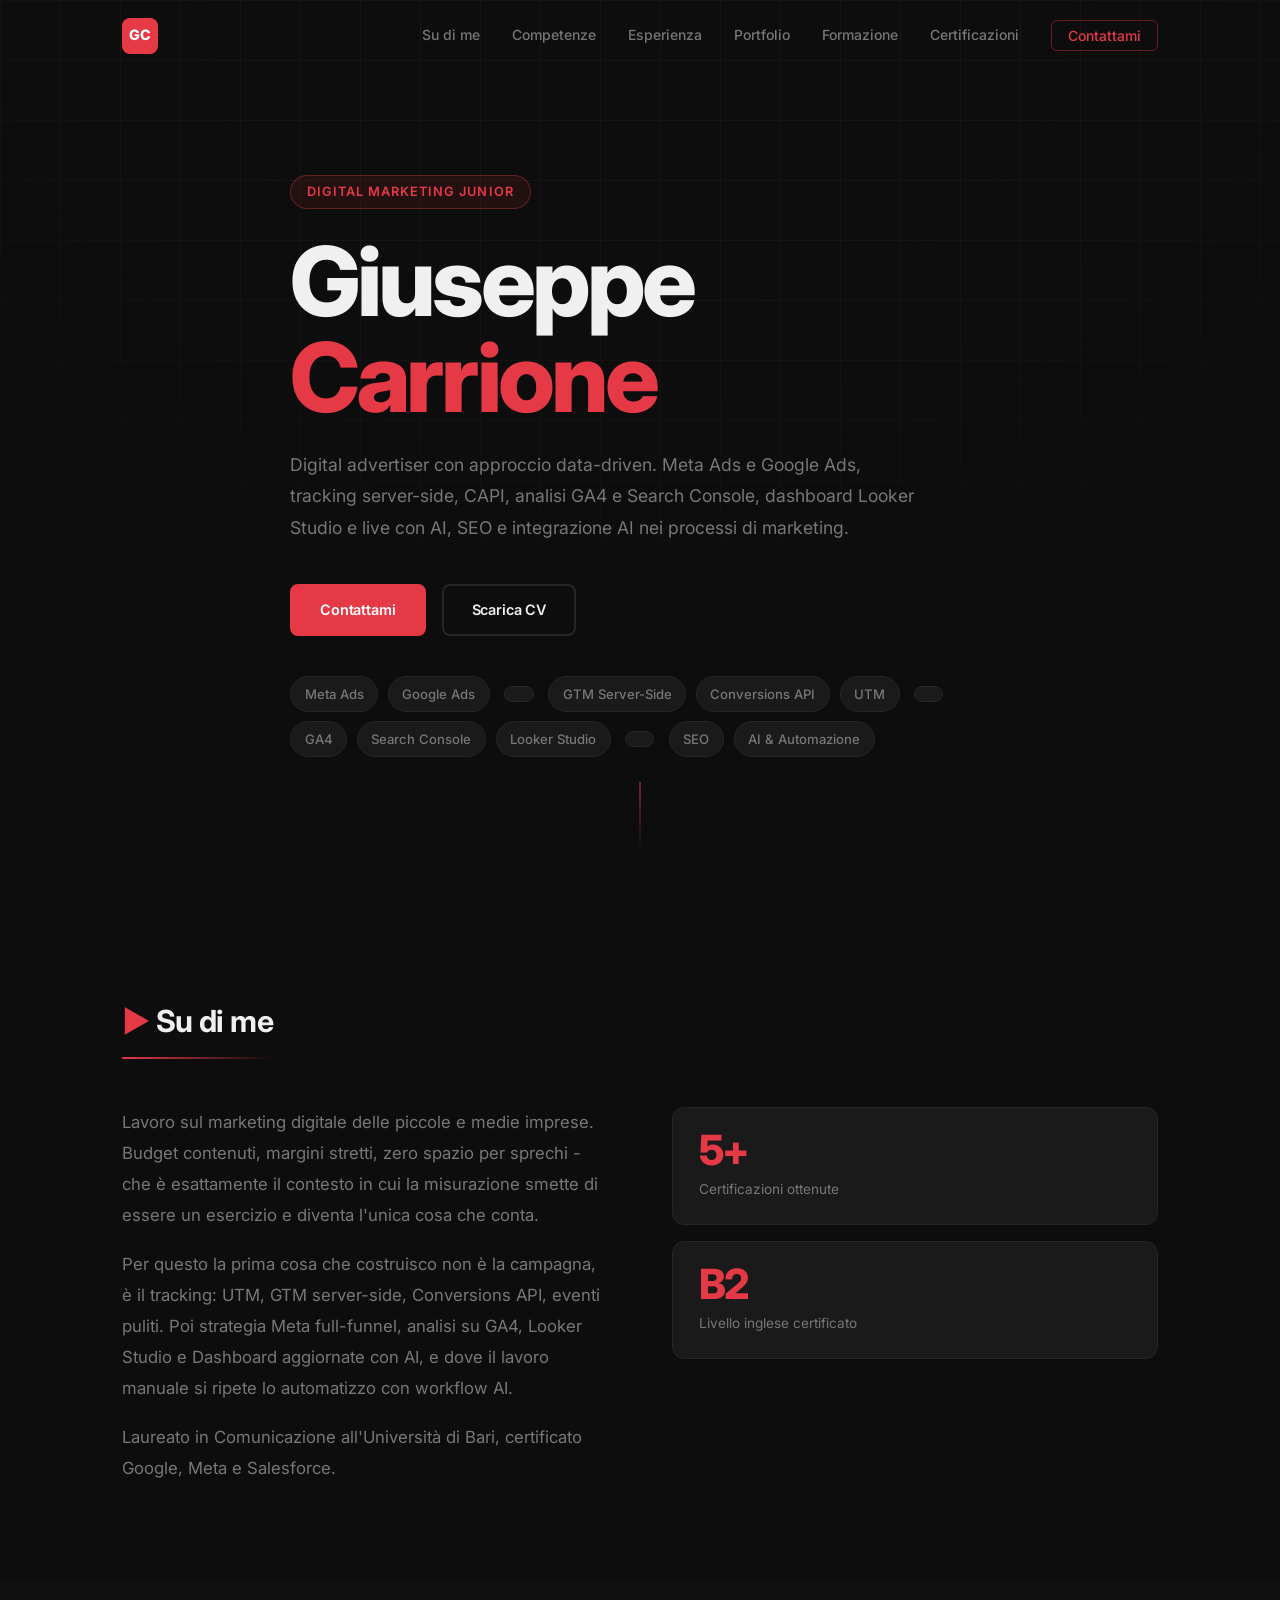
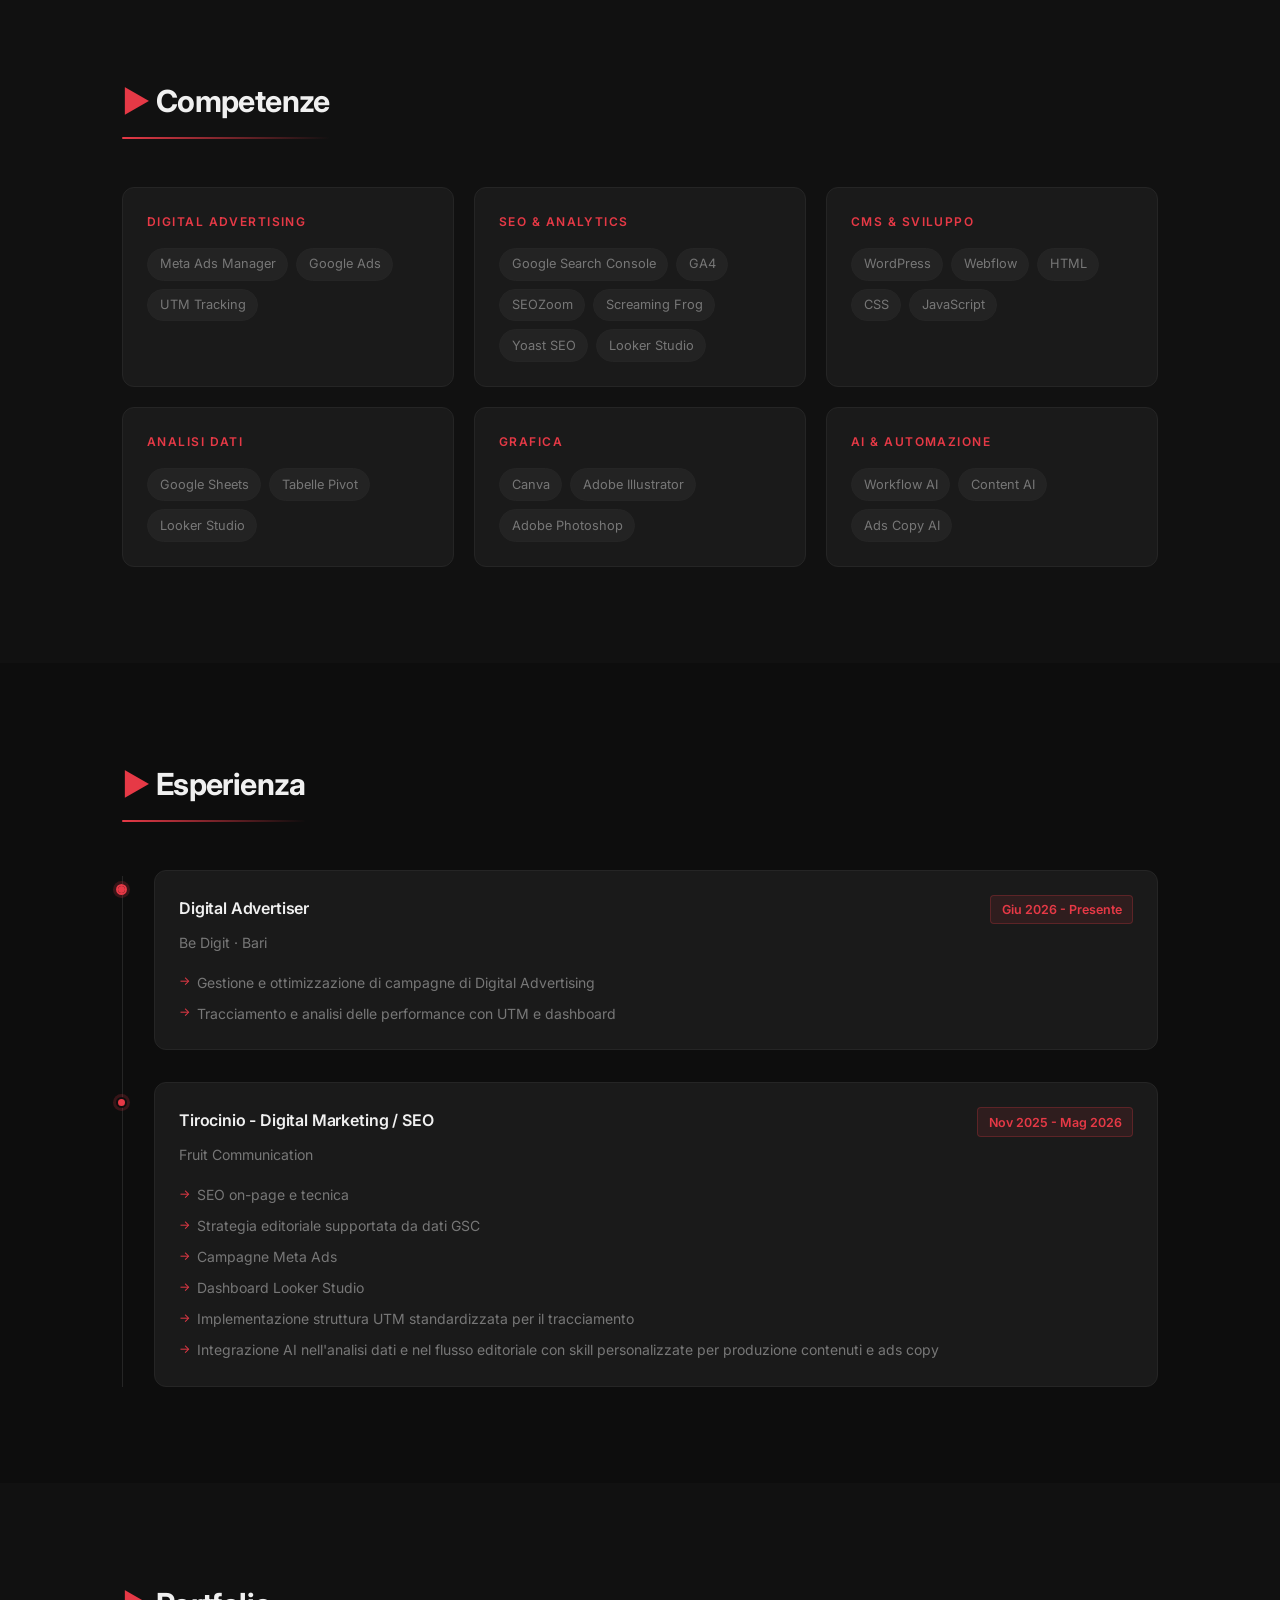
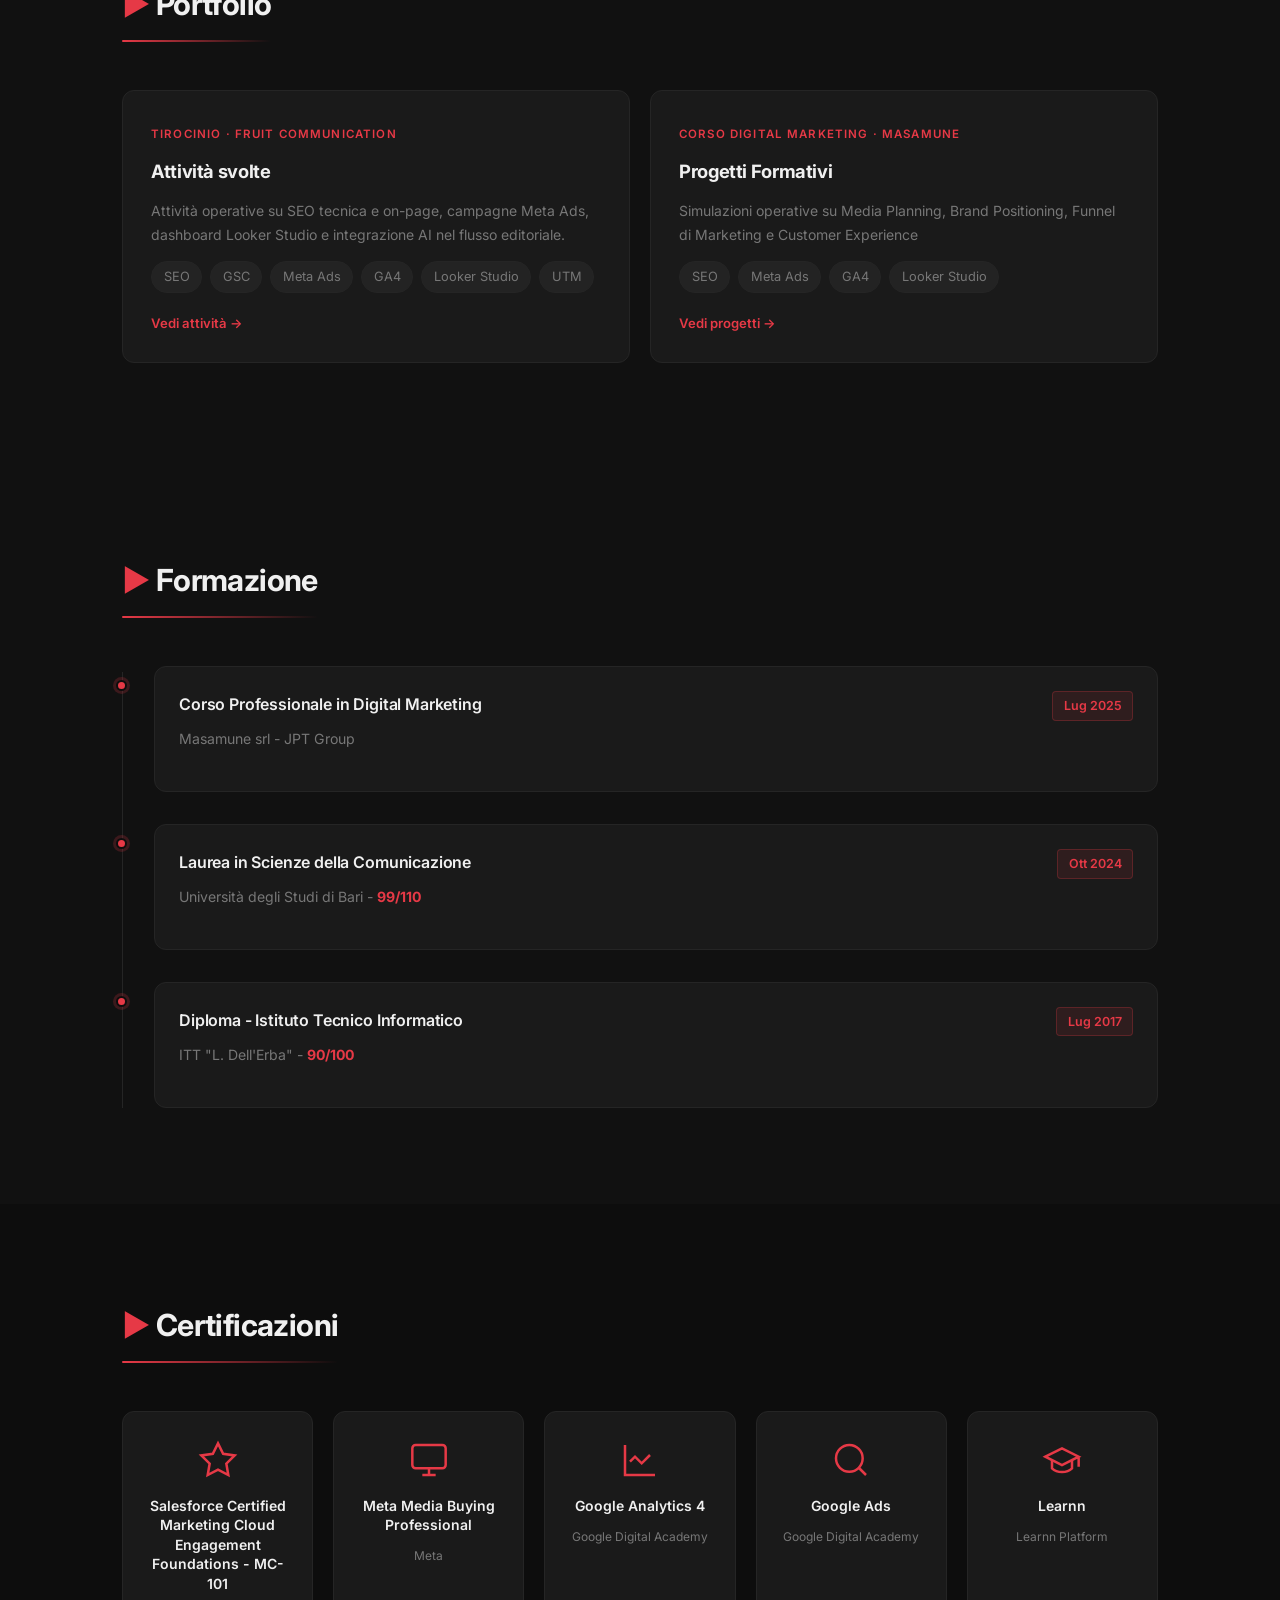
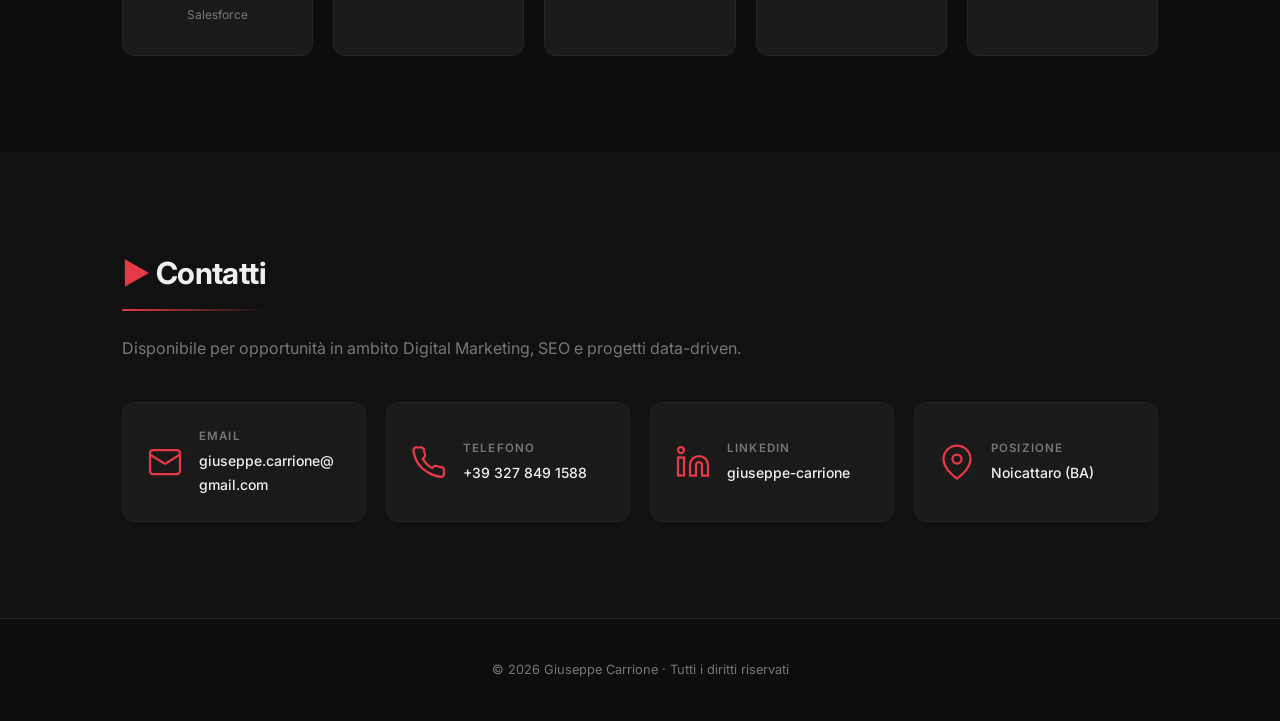
<file: index.html>
<!DOCTYPE html>
<html lang="it">
<head>
  <meta charset="UTF-8" />
  <meta name="viewport" content="width=device-width, initial-scale=1.0" />
  <meta name="description" content="Giuseppe Carrione - Digital Marketing Specialist. SEO, Meta Ads, GA4, Looker Studio, AI & Automazione." />
  <title>Giuseppe Carrione - Digital Marketing Junior</title>
  <link rel="preconnect" href="https://fonts.googleapis.com" />
  <link href="https://fonts.googleapis.com/css2?family=Inter:wght@300;400;500;600;700;800&display=swap" rel="stylesheet" />
  <link rel="stylesheet" href="style.css" />
  <!-- Google tag (gtag.js) -->
  <script async src="https://www.googletagmanager.com/gtag/js?id=G-4LRWP8J1N5"></script>
  <script>
    window.dataLayer = window.dataLayer || [];
    function gtag(){dataLayer.push(arguments);}
    gtag('js', new Date());

    gtag('config', 'G-4LRWP8J1N5');
  </script>
  <!-- Google Tag Manager -->
  <script>(function(w,d,s,l,i){w[l]=w[l]||[];w[l].push({'gtm.start':
  new Date().getTime(),event:'gtm.js'});var f=d.getElementsByTagName(s)[0],
  j=d.createElement(s),dl=l!='dataLayer'?'&l='+l:'';j.async=true;j.src=
  'https://www.googletagmanager.com/gtm.js?id='+i+dl;f.parentNode.insertBefore(j,f);
  })(window,document,'script','dataLayer','GTM-WVZT8P7N');</script>
  <!-- End Google Tag Manager -->
</head>
<body>
  <!-- Google Tag Manager (noscript) -->
  <noscript><iframe src="https://www.googletagmanager.com/ns.html?id=GTM-WVZT8P7N"
  height="0" width="0" style="display:none;visibility:hidden"></iframe></noscript>
  <!-- End Google Tag Manager (noscript) -->
  <!-- Barra di progresso scroll -->
  <div class="scroll-progress"><span></span></div>

  <!-- ===== NAVBAR ===== -->
  <nav id="navbar">
    <div class="nav-inner">
      <a href="#hero" class="nav-logo">GC</a>
      <ul class="nav-links">
        <li><a href="#about">Su di me</a></li>
        <li><a href="#skills">Competenze</a></li>
        <li><a href="#experience">Esperienza</a></li>
        <li><a href="#portfolio">Portfolio</a></li>
        <li><a href="#education">Formazione</a></li>
        <li><a href="#certifications">Certificazioni</a></li>
        <li><a href="#contact" class="nav-cta">Contattami</a></li>
      </ul>
      <button class="hamburger" id="hamburger" aria-label="Menu">
        <span></span><span></span><span></span>
      </button>
    </div>
  </nav>

  <!-- Mobile menu -->
  <div class="mobile-menu" id="mobile-menu">
    <ul>
      <li><a href="#about">Su di me</a></li>
      <li><a href="#skills">Competenze</a></li>
      <li><a href="#experience">Esperienza</a></li>
      <li><a href="#portfolio">Portfolio</a></li>
      <li><a href="#education">Formazione</a></li>
      <li><a href="#certifications">Certificazioni</a></li>
      <li><a href="#contact">Contattami</a></li>
    </ul>
  </div>

  <!-- ===== HERO ===== -->
  <section id="hero">
    <div class="hero-bg-grid"></div>
    <div class="container hero-content">
      <span class="badge">Digital Marketing Junior</span>
      <h1>Giuseppe<br /><span class="accent">Carrione</span></h1>
      <p class="hero-desc">
        Digital advertiser con approccio data-driven. Meta Ads e Google Ads,
        tracking server-side, CAPI, analisi GA4 e Search Console, dashboard
        Looker Studio e live con AI, SEO e integrazione AI nei processi di marketing.
      </p>
      <div class="hero-cta">
        <a href="#contact" class="btn btn-primary">Contattami</a>
        <a href="assets/curriculum.pdf" class="btn btn-outline" download>Scarica CV</a>
      </div>
      <div class="hero-chips">
        <div class="chip-group">
          <span>Meta Ads</span>
          <span>Google Ads</span>
        </div>
        <span class="chip-div" aria-hidden="true"></span>
        <div class="chip-group">
          <span>GTM Server-Side</span>
          <span>Conversions API</span>
          <span>UTM</span>
        </div>
        <span class="chip-div" aria-hidden="true"></span>
        <div class="chip-group">
          <span>GA4</span>
          <span>Search Console</span>
          <span>Looker Studio</span>
        </div>
        <span class="chip-div" aria-hidden="true"></span>
        <div class="chip-group">
          <span>SEO</span>
          <span>AI &amp; Automazione</span>
        </div>
      </div>
    </div>
    <div class="hero-scroll">
      <div class="scroll-line"></div>
    </div>
  </section>

  <!-- ===== SU DI ME ===== -->
  <section id="about">
    <div class="container">
      <h2 class="section-title"><span class="accent">▶</span> Su di me</h2>
      <div class="about-grid">
        <div class="about-text">
          <p>
            Lavoro sul marketing digitale delle piccole e medie imprese. Budget contenuti,
            margini stretti, zero spazio per sprechi - che è esattamente il contesto in cui
            la misurazione smette di essere un esercizio e diventa l'unica cosa che conta.
          </p>
          <p>
            Per questo la prima cosa che costruisco non è la campagna, è il tracking:
            UTM, GTM server-side, Conversions API, eventi puliti. Poi strategia Meta
            full-funnel, analisi su GA4, Looker Studio e Dashboard aggiornate con AI,
            e dove il lavoro manuale si ripete lo automatizzo con workflow AI.
          </p>
          <p>
            Laureato in Comunicazione all'Università di Bari, certificato Google,
            Meta e Salesforce.
          </p>
        </div>
        <div class="about-stats">
          <div class="stat-card">
            <span class="stat-num accent">5+</span>
            <span class="stat-label">Certificazioni ottenute</span>
          </div>
          <div class="stat-card">
            <span class="stat-num accent">B2</span>
            <span class="stat-label">Livello inglese certificato</span>
          </div>
        </div>
      </div>
    </div>
  </section>

  <!-- ===== COMPETENZE ===== -->
  <section id="skills" class="alt-bg">
    <div class="container">
      <h2 class="section-title"><span class="accent">▶</span> Competenze</h2>
      <div class="skills-grid">
        <div class="skill-card">
          <h3>Digital Advertising</h3>
          <div class="tags">
            <span>Meta Ads Manager</span>
            <span>Google Ads</span>
            <span>UTM Tracking</span>
          </div>
        </div>
        <div class="skill-card">
          <h3>SEO &amp; Analytics</h3>
          <div class="tags">
            <span>Google Search Console</span>
            <span>GA4</span>
            <span>SEOZoom</span>
            <span>Screaming Frog</span>
            <span>Yoast SEO</span>
            <span>Looker Studio</span>
          </div>
        </div>
        <div class="skill-card">
          <h3>CMS &amp; Sviluppo</h3>
          <div class="tags">
            <span>WordPress</span>
            <span>Webflow</span>
            <span>HTML</span>
            <span>CSS</span>
            <span>JavaScript</span>
          </div>
        </div>
        <div class="skill-card">
          <h3>Analisi Dati</h3>
          <div class="tags">
            <span>Google Sheets</span>
            <span>Tabelle Pivot</span>
            <span>Looker Studio</span>
          </div>
        </div>
        <div class="skill-card">
          <h3>Grafica</h3>
          <div class="tags">
            <span>Canva</span>
            <span>Adobe Illustrator</span>
            <span>Adobe Photoshop</span>
          </div>
        </div>
        <div class="skill-card">
          <h3>AI &amp; Automazione</h3>
          <div class="tags">
            <span>Workflow AI</span>
            <span>Content AI</span>
            <span>Ads Copy AI</span>
          </div>
        </div>
      </div>
    </div>
  </section>

  <!-- ===== ESPERIENZA ===== -->
  <section id="experience">
    <div class="container">
      <h2 class="section-title"><span class="accent">▶</span> Esperienza</h2>
      <div class="timeline">
        <div class="tl-item">
          <div class="tl-dot"></div>
          <div class="tl-card">
            <div class="tl-header">
              <h3>Digital Advertiser</h3>
              <span class="tl-date">Giu 2026 - Presente</span>
            </div>
            <p class="tl-company">Be Digit · Bari</p>
            <ul class="tl-list">
              <li>Gestione e ottimizzazione di campagne di Digital Advertising</li>
              <li>Tracciamento e analisi delle performance con UTM e dashboard</li>
            </ul>
          </div>
        </div>
        <div class="tl-item">
          <div class="tl-dot"></div>
          <div class="tl-card">
            <div class="tl-header">
              <h3>Tirocinio - Digital Marketing / SEO</h3>
              <span class="tl-date">Nov 2025 - Mag 2026</span>
            </div>
            <p class="tl-company">Fruit Communication</p>
            <ul class="tl-list">
              <li>SEO on-page e tecnica</li>
              <li>Strategia editoriale supportata da dati GSC</li>
              <li>Campagne Meta Ads</li>
              <li>Dashboard Looker Studio</li>
              <li>Implementazione struttura UTM standardizzata per il tracciamento</li>
              <li>Integrazione AI nell'analisi dati e nel flusso editoriale con skill personalizzate per produzione contenuti e ads copy</li>
            </ul>
          </div>
        </div>
      </div>
    </div>
  </section>

  <!-- ===== PORTFOLIO ===== -->
  <section id="portfolio" class="alt-bg">
    <div class="container">
      <h2 class="section-title"><span class="accent">▶</span> Portfolio</h2>
      <div class="portfolio-grid">
        <a href="https://drive.google.com/file/d/1yCiF2dmZQ-22dznMtOjZ7wSFsji5ar8M/view?usp=sharing" class="portfolio-card" target="_blank">
          <div class="portfolio-card-header">
            <span class="portfolio-label">Tirocinio · Fruit Communication</span>
          </div>
          <h3>Attività svolte</h3>
          <p class="portfolio-desc">Attività operative su SEO tecnica e on-page, campagne Meta Ads, dashboard Looker Studio e integrazione AI nel flusso editoriale.</p>
          <div class="tags">
            <span>SEO</span>
            <span>GSC</span>
            <span>Meta Ads</span>
            <span>GA4</span>
            <span>Looker Studio</span>
            <span>UTM</span>
          </div>
          <span class="portfolio-cta">Vedi attività <span class="arrow">→</span></span>
        </a>
        <a href="https://drive.google.com/file/d/1cnvymXogcfXIRT7oBr3OUvZA2uzEG1h4/view?usp=sharing" class="portfolio-card" target="_blank">
          <div class="portfolio-card-header">
            <span class="portfolio-label">Corso Digital Marketing · Masamune</span>
          </div>
          <h3>Progetti Formativi</h3>
          <p class="portfolio-desc">Simulazioni operative su Media Planning, Brand Positioning, Funnel di Marketing e Customer Experience</p>
          <div class="tags">
            <span>SEO</span>
            <span>Meta Ads</span>
            <span>GA4</span>
            <span>Looker Studio</span>
          </div>
          <span class="portfolio-cta">Vedi progetti <span class="arrow">→</span></span>
        </a>
      </div>
    </div>
  </section>

  <!-- ===== FORMAZIONE ===== -->
  <section id="education" class="alt-bg">
    <div class="container">
      <h2 class="section-title"><span class="accent">▶</span> Formazione</h2>
      <div class="timeline">
        <div class="tl-item">
          <div class="tl-dot"></div>
          <div class="tl-card">
            <div class="tl-header">
              <h3>Corso Professionale in Digital Marketing</h3>
              <span class="tl-date">Lug 2025</span>
            </div>
            <p class="tl-company">Masamune srl - JPT Group</p>
          </div>
        </div>
        <div class="tl-item">
          <div class="tl-dot"></div>
          <div class="tl-card">
            <div class="tl-header">
              <h3>Laurea in Scienze della Comunicazione</h3>
              <span class="tl-date">Ott 2024</span>
            </div>
            <p class="tl-company">Università degli Studi di Bari - <strong class="accent">99/110</strong></p>
          </div>
        </div>
        <div class="tl-item">
          <div class="tl-dot"></div>
          <div class="tl-card">
            <div class="tl-header">
              <h3>Diploma - Istituto Tecnico Informatico</h3>
              <span class="tl-date">Lug 2017</span>
            </div>
            <p class="tl-company">ITT "L. Dell'Erba" - <strong class="accent">90/100</strong></p>
          </div>
        </div>
      </div>
    </div>
  </section>

  <!-- ===== CERTIFICAZIONI ===== -->
  <section id="certifications">
    <div class="container">
      <h2 class="section-title"><span class="accent">▶</span> Certificazioni</h2>
      <div class="cert-grid">
        <a href="https://www.salesforce.com/trailblazer/gcarrione" target="_blank" rel="noopener" class="cert-card">
          <div class="cert-icon">
            <svg viewBox="0 0 24 24" fill="none" stroke="currentColor" stroke-width="1.5"><path d="M12 2l3.09 6.26L22 9.27l-5 4.87 1.18 6.88L12 17.77l-6.18 3.25L7 14.14 2 9.27l6.91-1.01L12 2z"/></svg>
          </div>
          <h4>Salesforce Certified Marketing Cloud Engagement Foundations - MC-101</h4>
          <span>Salesforce</span>
        </a>
        <div class="cert-card">
          <div class="cert-icon">
            <svg viewBox="0 0 24 24" fill="none" stroke="currentColor" stroke-width="1.5"><rect x="2" y="3" width="20" height="14" rx="2"/><path d="M8 21h8M12 17v4"/></svg>
          </div>
          <h4>Meta Media Buying Professional</h4>
          <span>Meta</span>
        </div>
        <div class="cert-card">
          <div class="cert-icon">
            <svg viewBox="0 0 24 24" fill="none" stroke="currentColor" stroke-width="1.5"><path d="M3 3v18h18"/><path d="M18 9l-5 5-4-4-3 3"/></svg>
          </div>
          <h4>Google Analytics 4</h4>
          <span>Google Digital Academy</span>
        </div>
        <div class="cert-card">
          <div class="cert-icon">
            <svg viewBox="0 0 24 24" fill="none" stroke="currentColor" stroke-width="1.5"><circle cx="11" cy="11" r="8"/><path d="m21 21-4.35-4.35"/></svg>
          </div>
          <h4>Google Ads</h4>
          <span>Google Digital Academy</span>
        </div>
          <a href="https://learnn.com/profile/giuseppe.carrione/" target="_blank" rel="noopener" class="cert-card">
          <div class="cert-icon">
            <svg viewBox="0 0 24 24" fill="none" stroke="currentColor" stroke-width="1.5"><path d="M22 10v6M2 10l10-5 10 5-10 5z"/><path d="M6 12v5c3 3 9 3 12 0v-5"/></svg>
          </div>
          <h4>Learnn</h4>
          <span>Learnn Platform</span>
        </a>
      </div>
    </div>
  </section>

  <!-- ===== CONTATTI ===== -->
  <section id="contact" class="alt-bg">
    <div class="container">
      <h2 class="section-title"><span class="accent">▶</span> Contatti</h2>
      <p class="contact-intro">Disponibile per opportunità in ambito Digital Marketing, SEO e progetti data-driven.</p>
      <div class="contact-grid">
        <a href="mailto:giuseppe.carrione@gmail.com" class="contact-card">
          <div class="contact-icon">
            <svg viewBox="0 0 24 24" fill="none" stroke="currentColor" stroke-width="1.5"><rect x="2" y="4" width="20" height="16" rx="2"/><path d="m22 7-8.97 5.7a1.94 1.94 0 0 1-2.06 0L2 7"/></svg>
          </div>
          <div>
            <span class="contact-label">Email</span>
            <span class="contact-value">giuseppe.carrione@gmail.com</span>
          </div>
        </a>
        <a href="tel:+393278491588" class="contact-card">
          <div class="contact-icon">
            <svg viewBox="0 0 24 24" fill="none" stroke="currentColor" stroke-width="1.5"><path d="M22 16.92v3a2 2 0 0 1-2.18 2 19.79 19.79 0 0 1-8.63-3.07A19.5 19.5 0 0 1 4.69 13a19.79 19.79 0 0 1-3.07-8.67A2 2 0 0 1 3.6 2.18h3a2 2 0 0 1 2 1.72c.127.96.361 1.903.7 2.81a2 2 0 0 1-.45 2.11L7.91 9.91a16 16 0 0 0 6.18 6.18l.95-.95a2 2 0 0 1 2.11-.45c.907.339 1.85.573 2.81.7A2 2 0 0 1 22 17z"/></svg>
          </div>
          <div>
            <span class="contact-label">Telefono</span>
            <span class="contact-value">+39 327 849 1588</span>
          </div>
        </a>
        <a href="https://www.linkedin.com/in/giuseppe-carrione-679b39155/" target="_blank" rel="noopener" class="contact-card">
          <div class="contact-icon">
            <svg viewBox="0 0 24 24" fill="none" stroke="currentColor" stroke-width="1.5"><path d="M16 8a6 6 0 0 1 6 6v7h-4v-7a2 2 0 0 0-2-2 2 2 0 0 0-2 2v7h-4v-7a6 6 0 0 1 6-6z"/><rect x="2" y="9" width="4" height="12"/><circle cx="4" cy="4" r="2"/></svg>
          </div>
          <div>
            <span class="contact-label">LinkedIn</span>
            <span class="contact-value">giuseppe-carrione</span>
          </div>
        </a>
        <div class="contact-card no-link">
          <div class="contact-icon">
            <svg viewBox="0 0 24 24" fill="none" stroke="currentColor" stroke-width="1.5"><path d="M21 10c0 7-9 13-9 13s-9-6-9-13a9 9 0 0 1 18 0z"/><circle cx="12" cy="10" r="3"/></svg>
          </div>
          <div>
            <span class="contact-label">Posizione</span>
            <span class="contact-value">Noicattaro (BA)</span>
          </div>
        </div>
      </div>
    </div>
  </section>

  <!-- ===== FOOTER ===== -->
  <footer>
    <p>© 2026 Giuseppe Carrione · Tutti i diritti riservati</p>
  </footer>

  <script src="script.js"></script>
</body>
</html>
</file>
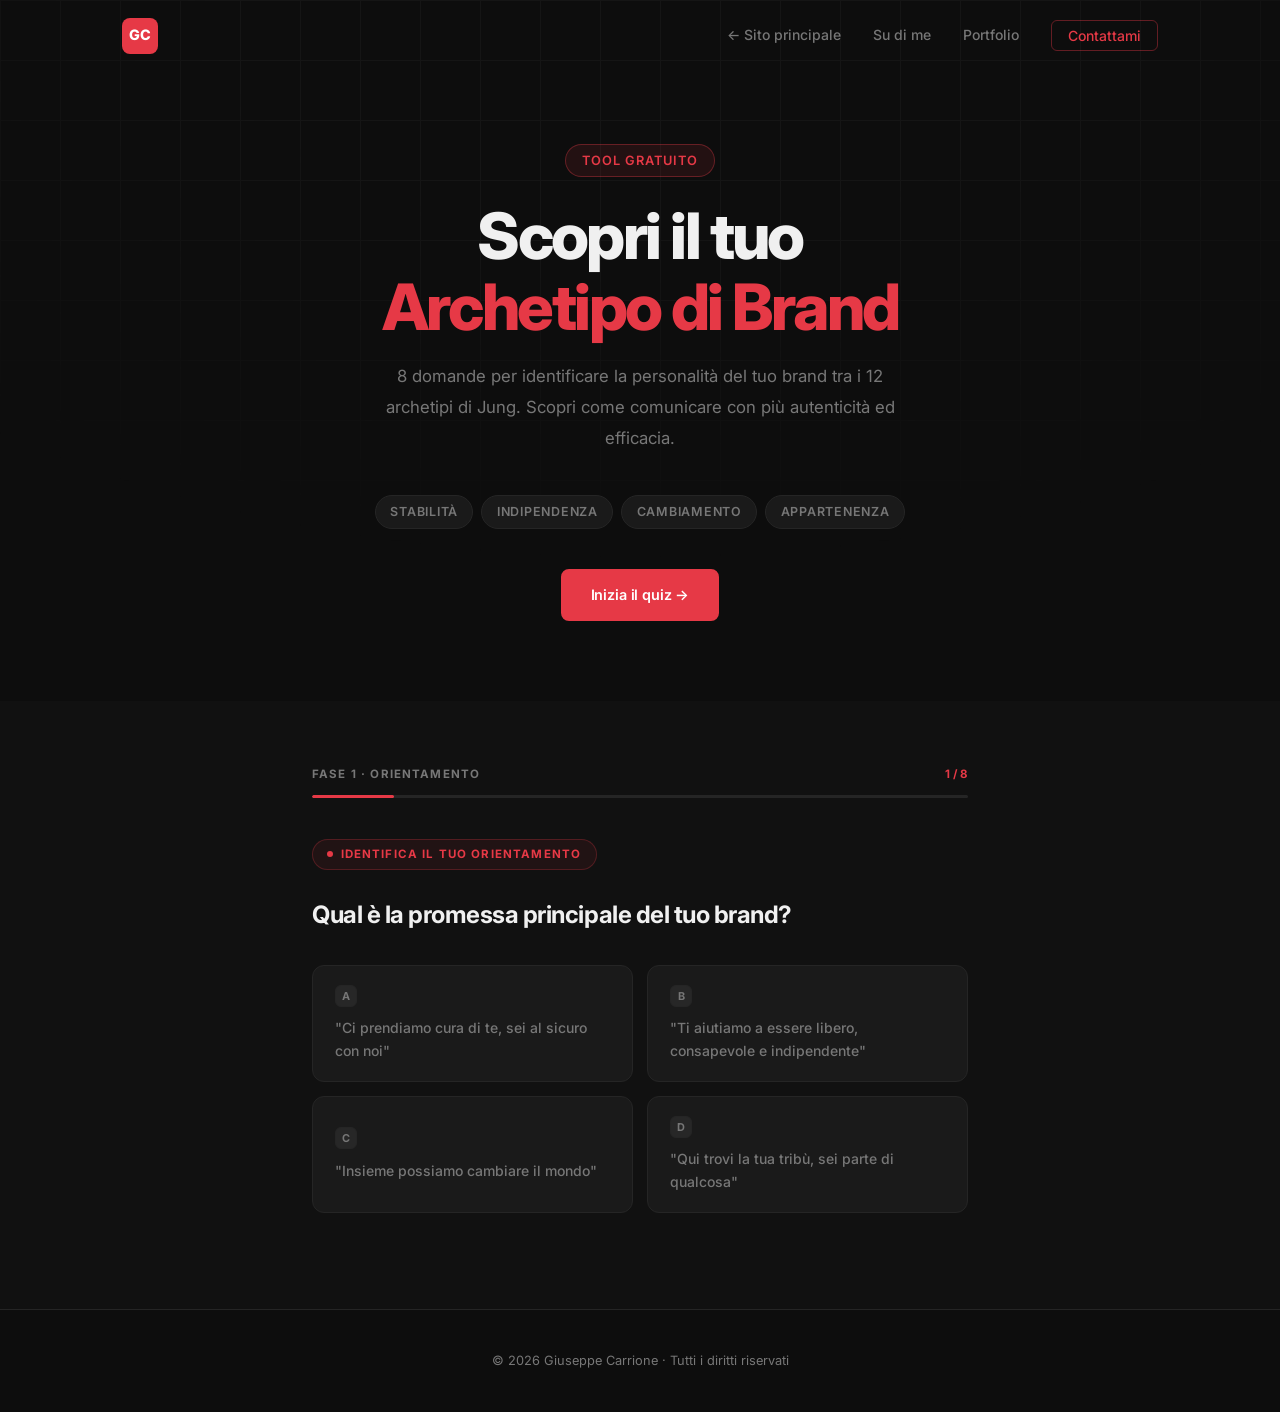
<file: archetipi.html>
<!DOCTYPE html>
<html lang="it">
<head>
  <meta charset="UTF-8" />
  <meta name="viewport" content="width=device-width, initial-scale=1.0" />
  <meta name="description" content="Scopri l'archetipo del tuo brand in 8 domande. Tool gratuito basato sui 12 archetipi di Jung." />
  <title>Archetipo di Brand — Giuseppe Carrione</title>
  <link rel="preconnect" href="https://fonts.googleapis.com" />
  <link href="https://fonts.googleapis.com/css2?family=Inter:wght@300;400;500;600;700;800&display=swap" rel="stylesheet" />
  <link rel="stylesheet" href="style.css" />
  <!-- Google tag (gtag.js) -->
  <script async src="https://www.googletagmanager.com/gtag/js?id=G-4LRWP8J1N5"></script>
  <script>
    window.dataLayer = window.dataLayer || [];
    function gtag(){dataLayer.push(arguments);}
    gtag('js', new Date());
    gtag('config', 'G-4LRWP8J1N5');
  </script>
  <!-- Google Tag Manager -->
  <script>(function(w,d,s,l,i){w[l]=w[l]||[];w[l].push({'gtm.start':
  new Date().getTime(),event:'gtm.js'});var f=d.getElementsByTagName(s)[0],
  j=d.createElement(s),dl=l!='dataLayer'?'&l='+l:'';j.async=true;j.src=
  'https://www.googletagmanager.com/gtm.js?id='+i+dl;f.parentNode.insertBefore(j,f);
  })(window,document,'script','dataLayer','GTM-WVZT8P7N');</script>
  <!-- End Google Tag Manager -->
  <style>
    /* ===== PAGE-SPECIFIC STYLES ===== */

    /* Hero */
    .tool-hero {
      position: relative;
      padding: 9rem 0 5rem;
      text-align: center;
      overflow: hidden;
    }

    .tool-hero .hero-bg-grid {
      position: absolute;
      inset: 0;
      background-image:
        linear-gradient(var(--border) 1px, transparent 1px),
        linear-gradient(90deg, var(--border) 1px, transparent 1px);
      background-size: 60px 60px;
      opacity: 0.35;
      mask-image: radial-gradient(ellipse 80% 80% at 50% 0%, black 40%, transparent 100%);
    }

    .tool-hero .container { position: relative; z-index: 1; }

    .tool-hero h1 {
      font-size: clamp(2.4rem, 6vw, 4rem);
      font-weight: 800;
      letter-spacing: -0.04em;
      line-height: 1.1;
      margin-bottom: 1.2rem;
    }

    .tool-hero-desc {
      font-size: 1.05rem;
      color: var(--muted);
      line-height: 1.85;
      max-width: 540px;
      margin: 0 auto 2.5rem;
    }

    .categories-row {
      display: flex;
      justify-content: center;
      gap: 0.5rem;
      flex-wrap: wrap;
      margin-bottom: 2.5rem;
    }

    .cat-pill {
      background: var(--bg-card);
      border: 1px solid var(--border);
      color: var(--muted);
      padding: 0.35rem 0.9rem;
      border-radius: 100px;
      font-size: 0.78rem;
      font-weight: 600;
      letter-spacing: 0.06em;
    }

    /* ===== QUIZ SECTION ===== */
    .quiz-section {
      background: var(--bg-alt);
      padding: 4rem 0 6rem;
    }

    .quiz-wrapper {
      max-width: 720px;
      margin: 0 auto;
      padding: 0 2rem;
    }

    /* Progress */
    .quiz-progress {
      margin-bottom: 2.5rem;
    }

    .progress-meta {
      display: flex;
      justify-content: space-between;
      align-items: center;
      margin-bottom: 0.65rem;
    }

    .progress-phase {
      font-size: 0.72rem;
      font-weight: 700;
      text-transform: uppercase;
      letter-spacing: 0.1em;
      color: var(--muted);
    }

    .progress-count {
      font-size: 0.72rem;
      font-weight: 700;
      color: var(--accent);
    }

    .progress-track {
      height: 3px;
      background: var(--border);
      border-radius: 100px;
      overflow: hidden;
    }

    .progress-fill {
      height: 100%;
      background: var(--accent);
      border-radius: 100px;
      transition: width 0.5s cubic-bezier(0.4, 0, 0.2, 1);
    }

    /* Stage badge */
    .stage-badge {
      display: inline-flex;
      align-items: center;
      gap: 0.45rem;
      background: rgba(230, 57, 70, 0.08);
      border: 1px solid rgba(230, 57, 70, 0.25);
      color: var(--accent);
      padding: 0.3rem 0.9rem;
      border-radius: 100px;
      font-size: 0.72rem;
      font-weight: 700;
      text-transform: uppercase;
      letter-spacing: 0.1em;
      margin-bottom: 1.75rem;
    }

    .stage-dot {
      width: 6px;
      height: 6px;
      background: currentColor;
      border-radius: 50%;
    }

    /* Question */
    .q-container {
      transition: opacity 0.22s ease, transform 0.22s ease;
    }

    .q-container.fading {
      opacity: 0;
      transform: translateY(-8px);
    }

    .q-text {
      font-size: clamp(1.15rem, 3vw, 1.5rem);
      font-weight: 700;
      letter-spacing: -0.02em;
      line-height: 1.45;
      margin-bottom: 2rem;
    }

    /* Options */
    .options-grid {
      display: grid;
      gap: 0.85rem;
    }

    .options-grid.two-col { grid-template-columns: 1fr 1fr; }
    .options-grid.one-col { grid-template-columns: 1fr; }

    .opt-btn {
      display: block;
      width: 100%;
      background: var(--bg-card);
      border: 1px solid var(--border);
      border-radius: var(--radius);
      padding: 1.2rem 1.4rem;
      text-align: left;
      cursor: pointer;
      transition: border-color 0.2s ease, background 0.2s ease, transform 0.2s ease, box-shadow 0.2s ease;
      color: var(--text);
      font-family: 'Inter', sans-serif;
    }

    .opt-btn:hover {
      border-color: rgba(230, 57, 70, 0.5);
      background: rgba(230, 57, 70, 0.04);
      transform: translateY(-2px);
      box-shadow: 0 8px 24px rgba(0, 0, 0, 0.3);
    }

    .opt-btn.selected {
      border-color: var(--accent);
      background: rgba(230, 57, 70, 0.08);
      box-shadow: 0 0 0 1px var(--accent);
    }

    .opt-letter {
      display: inline-flex;
      align-items: center;
      justify-content: center;
      width: 22px;
      height: 22px;
      background: rgba(255, 255, 255, 0.06);
      border: 1px solid var(--border);
      border-radius: 6px;
      font-size: 0.68rem;
      font-weight: 700;
      color: var(--muted);
      margin-bottom: 0.65rem;
      transition: background 0.2s ease, color 0.2s ease, border-color 0.2s ease;
    }

    .opt-btn:hover .opt-letter,
    .opt-btn.selected .opt-letter {
      background: var(--accent);
      color: #fff;
      border-color: var(--accent);
    }

    .opt-text {
      display: block;
      font-size: 0.875rem;
      color: var(--muted);
      line-height: 1.6;
      font-weight: 500;
      transition: color 0.2s ease;
    }

    .opt-btn:hover .opt-text,
    .opt-btn.selected .opt-text {
      color: var(--text);
    }

    /* ===== RESULT SECTION ===== */
    .result-section {
      display: none;
      background: var(--bg);
      padding: 0 0 6rem;
    }

    .result-section.visible { display: block; }

    .result-hero {
      text-align: center;
      padding: 5rem 2rem 3.5rem;
      max-width: 700px;
      margin: 0 auto;
    }

    .result-cat-chip {
      display: inline-block;
      background: rgba(230, 57, 70, 0.1);
      border: 1px solid rgba(230, 57, 70, 0.3);
      color: var(--accent);
      padding: 0.3rem 0.9rem;
      border-radius: 100px;
      font-size: 0.72rem;
      font-weight: 700;
      text-transform: uppercase;
      letter-spacing: 0.12em;
      margin-bottom: 1.2rem;
    }

    .result-name {
      font-size: clamp(3rem, 9vw, 5.5rem);
      font-weight: 800;
      letter-spacing: -0.04em;
      line-height: 1;
      margin-bottom: 1.2rem;
    }

    .result-desc {
      font-size: 1rem;
      color: var(--muted);
      line-height: 1.85;
    }

    /* Detail grid */
    .result-grid {
      max-width: 880px;
      margin: 0 auto 1.25rem;
      padding: 0 2rem;
      display: grid;
      grid-template-columns: 1fr 1fr;
      gap: 1.25rem;
    }

    .result-card {
      background: var(--bg-card);
      border: 1px solid var(--border);
      border-radius: var(--radius);
      padding: 1.5rem;
    }

    .result-card-label {
      font-size: 0.72rem;
      font-weight: 700;
      text-transform: uppercase;
      letter-spacing: 0.12em;
      color: var(--accent);
      margin-bottom: 1rem;
    }

    .result-card ul {
      list-style: none;
      display: flex;
      flex-direction: column;
      gap: 0.55rem;
    }

    .result-card li {
      color: var(--muted);
      font-size: 0.875rem;
      line-height: 1.55;
      padding-left: 1.1rem;
      position: relative;
    }

    .result-card li::before {
      content: '→';
      position: absolute;
      left: 0;
      color: var(--accent);
      font-size: 0.75rem;
      top: 0.07em;
    }

    .result-tone-wrap {
      max-width: 880px;
      margin: 0 auto 1.25rem;
      padding: 0 2rem;
    }

    .result-tone-text {
      color: var(--muted);
      font-size: 0.9rem;
      line-height: 1.85;
    }

    /* Examples */
    .result-examples-wrap {
      max-width: 880px;
      margin: 0 auto 3rem;
      padding: 0 2rem;
    }

    .examples-label {
      font-size: 0.72rem;
      font-weight: 700;
      text-transform: uppercase;
      letter-spacing: 0.12em;
      color: var(--muted);
      margin-bottom: 0.8rem;
    }

    .examples-row {
      display: flex;
      flex-wrap: wrap;
      gap: 0.6rem;
    }

    .example-chip {
      background: rgba(255, 255, 255, 0.04);
      border: 1px solid var(--border);
      color: var(--text);
      padding: 0.35rem 1rem;
      border-radius: 100px;
      font-size: 0.82rem;
      font-weight: 500;
    }

    /* Actions */
    .result-actions {
      max-width: 880px;
      margin: 0 auto;
      padding: 0 2rem;
      display: flex;
      gap: 1rem;
      flex-wrap: wrap;
      align-items: center;
    }

    /* Runner-up */
    .runner-up-wrap {
      max-width: 880px;
      margin: 2rem auto 0;
      padding: 0 2rem;
    }

    .runner-up-card {
      background: var(--bg-card);
      border: 1px solid var(--border);
      border-radius: var(--radius);
      padding: 1.1rem 1.4rem;
      display: flex;
      align-items: flex-start;
      gap: 0.9rem;
    }

    .runner-up-icon {
      color: var(--accent);
      flex-shrink: 0;
      margin-top: 1px;
    }

    .runner-up-text {
      font-size: 0.85rem;
      color: var(--muted);
      line-height: 1.6;
    }

    .runner-up-name { color: var(--text); font-weight: 600; }

    /* Divider */
    .result-divider {
      max-width: 880px;
      margin: 0 auto 3rem;
      padding: 0 2rem;
    }

    .result-divider hr {
      border: none;
      border-top: 1px solid var(--border);
    }

    /* Palette */
    .result-palette-wrap {
      max-width: 880px;
      margin: 0 auto 1.25rem;
      padding: 0 2rem;
    }

    .palette-swatches {
      display: grid;
      grid-template-columns: repeat(5, 1fr);
      gap: 0.75rem;
      margin-top: 0.25rem;
    }

    .swatch {
      display: flex;
      flex-direction: column;
      gap: 0.45rem;
    }

    .swatch-color {
      height: 60px;
      border-radius: 8px;
      width: 100%;
      border: 1px solid rgba(255,255,255,0.06);
    }

    .swatch-hex {
      font-size: 0.7rem;
      font-weight: 700;
      font-family: 'SF Mono', 'Fira Code', 'Courier New', monospace;
      color: var(--text);
      letter-spacing: 0.02em;
    }

    .swatch-name {
      font-size: 0.68rem;
      color: var(--muted);
      line-height: 1.3;
    }

    /* ===== RESPONSIVE ===== */
    @media (max-width: 640px) {
      .options-grid.two-col { grid-template-columns: 1fr; }
      .result-grid { grid-template-columns: 1fr; }
      .tool-hero { padding: 8rem 0 4rem; }
    }

    @media (max-width: 480px) {
      .quiz-wrapper { padding: 0 1.25rem; }
      .result-grid,
      .result-tone-wrap,
      .result-palette-wrap,
      .result-examples-wrap,
      .result-actions,
      .runner-up-wrap,
      .result-divider { padding: 0 1.25rem; }
      .swatch-color { height: 44px; }
      .swatch-hex { font-size: 0.62rem; }
      .swatch-name { font-size: 0.6rem; }
    }
  </style>
</head>
<body>
  <!-- Google Tag Manager (noscript) -->
  <noscript><iframe src="https://www.googletagmanager.com/ns.html?id=GTM-WVZT8P7N"
  height="0" width="0" style="display:none;visibility:hidden"></iframe></noscript>

  <!-- ===== NAVBAR ===== -->
  <nav id="navbar">
    <div class="nav-inner">
      <a href="index.html" class="nav-logo">GC</a>
      <ul class="nav-links">
        <li><a href="index.html">← Sito principale</a></li>
        <li><a href="index.html#about">Su di me</a></li>
        <li><a href="index.html#portfolio">Portfolio</a></li>
        <li><a href="index.html#contact" class="nav-cta">Contattami</a></li>
      </ul>
      <button class="hamburger" id="hamburger" aria-label="Menu">
        <span></span><span></span><span></span>
      </button>
    </div>
  </nav>

  <!-- Mobile menu -->
  <div class="mobile-menu" id="mobile-menu">
    <ul>
      <li><a href="index.html">← Sito principale</a></li>
      <li><a href="index.html#about">Su di me</a></li>
      <li><a href="index.html#portfolio">Portfolio</a></li>
      <li><a href="index.html#contact">Contattami</a></li>
    </ul>
  </div>

  <!-- ===== HERO ===== -->
  <header class="tool-hero">
    <div class="hero-bg-grid"></div>
    <div class="container">
      <span class="badge">Tool Gratuito</span>
      <h1>Scopri il tuo<br /><span class="accent">Archetipo di Brand</span></h1>
      <p class="tool-hero-desc">
        8 domande per identificare la personalità del tuo brand tra i 12 archetipi di Jung.
        Scopri come comunicare con più autenticità ed efficacia.
      </p>
      <div class="categories-row">
        <span class="cat-pill">STABILITÀ</span>
        <span class="cat-pill">INDIPENDENZA</span>
        <span class="cat-pill">CAMBIAMENTO</span>
        <span class="cat-pill">APPARTENENZA</span>
      </div>
      <a href="#quiz" class="btn btn-primary">Inizia il quiz →</a>
    </div>
  </header>

  <!-- ===== QUIZ ===== -->
  <section class="quiz-section" id="quiz">
    <div class="quiz-wrapper">

      <!-- Progress bar -->
      <div class="quiz-progress">
        <div class="progress-meta">
          <span class="progress-phase" id="js-phase-label">Fase 1 · Orientamento</span>
          <span class="progress-count" id="js-count">1 / 8</span>
        </div>
        <div class="progress-track">
          <div class="progress-fill" id="js-bar" style="width:12.5%"></div>
        </div>
      </div>

      <!-- Stage badge -->
      <div class="stage-badge" id="js-badge">
        <span class="stage-dot"></span>
        <span id="js-badge-text">Identifica il tuo orientamento</span>
      </div>

      <!-- Question + options -->
      <div class="q-container" id="js-q-container">
        <h2 class="q-text" id="js-q-text"></h2>
        <div class="options-grid" id="js-options"></div>
      </div>

    </div>
  </section>

  <!-- ===== RESULT ===== -->
  <section class="result-section" id="js-result">

    <div class="result-hero">
      <span class="result-cat-chip" id="js-r-cat"></span>
      <h2 class="result-name"><span class="accent" id="js-r-name"></span></h2>
      <p class="result-desc" id="js-r-desc"></p>
    </div>

    <div class="result-grid">
      <div class="result-card">
        <div class="result-card-label">Punti di forza</div>
        <ul id="js-r-strengths"></ul>
      </div>
      <div class="result-card">
        <div class="result-card-label">Obiettivi</div>
        <ul id="js-r-goals"></ul>
      </div>
    </div>

    <div class="result-tone-wrap">
      <div class="result-card">
        <div class="result-card-label">Tone of voice &amp; Brand personality</div>
        <p class="result-tone-text" id="js-r-tone"></p>
      </div>
    </div>

    <div class="result-palette-wrap">
      <div class="result-card">
        <div class="result-card-label">Palette colori suggerita</div>
        <div class="palette-swatches" id="js-r-palette"></div>
      </div>
    </div>

    <div class="result-examples-wrap">
      <div class="examples-label">Brand simili</div>
      <div class="examples-row" id="js-r-examples"></div>
    </div>

    <div class="result-divider"><hr /></div>

    <div class="result-actions">
      <button class="btn btn-primary" id="js-restart">Rifai il quiz</button>
      <a href="index.html" class="btn btn-outline">← Torna al sito</a>
    </div>

    <div class="runner-up-wrap" id="js-runnerup-wrap" style="display:none">
      <div class="runner-up-card">
        <svg class="runner-up-icon" width="18" height="18" viewBox="0 0 24 24" fill="none" stroke="currentColor" stroke-width="1.5">
          <path d="M12 22s8-4 8-10V5l-8-3-8 3v7c0 6 8 10 8 10z"/>
        </svg>
        <p class="runner-up-text">
          Hai anche tratti significativi dell'archetipo
          <span class="runner-up-name" id="js-runnerup-name"></span>
          — potrebbe essere il tuo secondo archetipo di riferimento.
        </p>
      </div>
    </div>

  </section>

  <!-- ===== FOOTER ===== -->
  <footer>
    <p>© 2026 Giuseppe Carrione · Tutti i diritti riservati</p>
  </footer>

  <script>
    /* =============================================
       DATA
    ============================================= */
    const ARCHETYPES = {
      'Angelo Custode': {
        category: 'STABILITÀ',
        description: 'L\'Angelo Custode si preoccupa per gli altri e fa della cura delle persone la propria ragione di esistere. È il brand che ispira fiducia e protezione, presente nel mondo della salute, della cura della persona o del sociale.',
        strengths: ['Empatia', 'Ascolto attivo', 'Sicurezza', 'Protezione'],
        goals: ['Prendersi cura degli altri', 'Creare e alimentare fiducia', 'Impegno sociale concreto'],
        tone: 'Parla in modo empatico cercando di vedere le cose dal punto di vista del cliente. Ascolta costantemente i feedback delle persone e si inserisce nel loro contesto di vita quotidiano per aiutarle nel concreto.',
        examples: ['P&G', 'Unilever', 'Volvo'],
        palette: [
          { hex: '#4A90D9', name: 'Azzurro fiducia' },
          { hex: '#6BC4A0', name: 'Verde cura' },
          { hex: '#1D4E8F', name: 'Blu protezione' },
          { hex: '#F5F0E8', name: 'Avorio caldo' },
          { hex: '#D4EAF7', name: 'Celeste delicato' },
        ],
      },
      'Sovrano': {
        category: 'STABILITÀ',
        description: 'Il Sovrano si posiziona come leader indiscusso nel proprio settore. Autorevolezza, prestigio e qualità superiore sono i suoi pilastri. Un brand che non chiede fiducia: la comanda.',
        strengths: ['Forte personalità', 'Autorevolezza', 'Seduzione'],
        goals: ['Creare prestigio', 'Offrire eccellenza', 'Costruire qualcosa che duri nel tempo'],
        tone: 'Tono fortemente autoritario, capace di guidare chi sceglie di seguirlo. Il desiderio più grande è il controllo e il riconoscimento come punto di riferimento assoluto. Brand che assumono toni di leadership.',
        examples: ['Rolex', 'Ralph Lauren', 'Mercedes-Benz'],
        palette: [
          { hex: '#0D1B2A', name: 'Blu notte' },
          { hex: '#C9A84C', name: 'Oro imperiale' },
          { hex: '#7D1A1A', name: 'Borgogna' },
          { hex: '#F2ECD8', name: 'Avorio' },
          { hex: '#3C3C3C', name: 'Grafite' },
        ],
      },
      'Creatore': {
        category: 'STABILITÀ',
        description: 'Il Creatore vuole innovare. Anticonformista per natura, ha come obiettivo costruire un mondo secondo la propria attitudine creativa. Vende prodotti o servizi che permettono alle persone di esprimere il loro pieno potenziale.',
        strengths: ['Creatività', 'Innovazione', 'Potere dell\'immaginazione'],
        goals: ['Innovare e creare qualcosa di nuovo', 'Dare alle persone la facoltà di esprimere sé stesse'],
        tone: 'Visionario e guidato dalla visione del futuro. Ispira attraverso la creatività e dà alle persone gli strumenti per realizzare la propria idea del mondo. Guida chi intende seguirlo verso nuove possibilità.',
        examples: ['Apple', 'LEGO', 'Adobe'],
        palette: [
          { hex: '#E84A4A', name: 'Rosso creativo' },
          { hex: '#6929C4', name: 'Viola ispirazione' },
          { hex: '#00B4D8', name: 'Turchese' },
          { hex: '#FFB703', name: 'Giallo caldo' },
          { hex: '#1A1A1A', name: 'Nero' },
        ],
      },
      'Innocente': {
        category: 'INDIPENDENZA',
        description: 'L\'Innocente vede il bene in tutto ciò che lo circonda e cerca di trasmetterlo all\'esterno. Fa sentire i propri consumatori salvi e belli. È il brand della semplicità autentica e della positività genuina.',
        strengths: ['Semplicità', 'Onestà', 'Integrità', 'Nostalgia'],
        goals: ['Infondere felicità', 'Vedere e comunicare il bene in ogni cosa'],
        tone: 'Comunicazione genuina, trasparente e autentica. Infonde positività in modo veritiero, senza artifici. La sua forza è nell\'autenticità che traspare naturalmente da ogni contenuto.',
        examples: ['Dove', 'Aveeno', 'Warner Bros.'],
        palette: [
          { hex: '#FFF3CD', name: 'Crema solare' },
          { hex: '#FADADD', name: 'Rosa tenero' },
          { hex: '#C8EAC8', name: 'Verde menta' },
          { hex: '#AEE0F5', name: 'Celeste' },
          { hex: '#6B8F71', name: 'Verde naturale' },
        ],
      },
      'Saggio': {
        category: 'INDIPENDENZA',
        description: 'Il Saggio vuole capire il mondo circostante. Sempre alla ricerca della verità, condivide conoscenza e aggiorna il suo pubblico. Può essere una testata giornalistica, una piattaforma educativa o un brand di consulenza.',
        strengths: ['Conoscenza', 'Cultura', 'Sapienza'],
        goals: ['Ricercare la verità attraverso conoscenza ed esperienza', 'Promuovere la comprensione del mondo'],
        tone: 'Animo aperto e sempre disposto a capire il prossimo. Profonda conoscenza del mondo che cerca di trasmettere all\'esterno in modo accessibile a tutti. Aiuta chi si interfaccia ai loro prodotti e servizi.',
        examples: ['Google', 'Wikipedia', 'Harvard Business Review'],
        palette: [
          { hex: '#1A3A6C', name: 'Blu sapienza' },
          { hex: '#4558A8', name: 'Indaco' },
          { hex: '#8FA3B1', name: 'Grigio acciaio' },
          { hex: '#F5F2EB', name: 'Carta antica' },
          { hex: '#2E3A4E', name: 'Inchiostro' },
        ],
      },
      'Esploratore': {
        category: 'INDIPENDENZA',
        description: 'L\'Esploratore vuole viaggiare e vivere quante più esperienze possibili. Offre prodotti legati allo sport, al viaggio e all\'avventura. Il suo messaggio: il mondo è là fuori, esplora.',
        strengths: ['Indipendenza', 'Anticonformismo', 'Libertà'],
        goals: ['Scoprire e conoscere sé stessi', 'Viaggiare ed esplorare il mondo'],
        tone: 'Dà libero sfogo all\'immaginazione delle persone. Parla di luoghi magici e lontani che danno la sensazione di poter avere una via di fuga. Ispira la libertà di muoversi e scoprire nuovi orizzonti.',
        examples: ['National Geographic', 'Patagonia', 'The North Face'],
        palette: [
          { hex: '#2E7D32', name: 'Verde foresta' },
          { hex: '#6D4C41', name: 'Terra' },
          { hex: '#1565C0', name: 'Cielo profondo' },
          { hex: '#F9A825', name: 'Ambra' },
          { hex: '#ECEFF1', name: 'Neve' },
        ],
      },
      'Eroe': {
        category: 'CAMBIAMENTO',
        description: 'L\'Eroe è coraggioso, trasuda forza e potenza, crea innovazione e ha un forte impatto sul mondo. È legato allo sport o a prodotti che infondono energia e motivazione. Il suo motto: non arrendersi mai.',
        strengths: ['Coraggio', 'Forza', 'Intraprendenza'],
        goals: ['Sfidare la realtà circostante', 'Ispirare il prossimo', 'Cercare un impatto nel mondo'],
        tone: 'Tono super dinamico e motivazionale. Combatte l\'ingiustizia e porta con sé i consumatori che hanno il coraggio di rischiare. Elimina la paura di esprimere a pieno sé stessi.',
        examples: ['Nike', 'Duracell', 'Red Bull'],
        palette: [
          { hex: '#C62828', name: 'Rosso coraggio' },
          { hex: '#1A1A1A', name: 'Nero potere' },
          { hex: '#FF8F00', name: 'Arancio energia' },
          { hex: '#37474F', name: 'Grafite' },
          { hex: '#FF5252', name: 'Rosso vivace' },
        ],
      },
      'Mago': {
        category: 'CAMBIAMENTO',
        description: 'Il Mago promette di realizzare qualsiasi sogno. Brand tecnologici che offrono innovazione, trasformazione e soluzioni che cambiano la vita. Rende possibile l\'impossibile.',
        strengths: ['Visionarietà', 'Cambiamento', 'Innovazione'],
        goals: ['Realizzare i sogni', 'Offrire tecnologie che facilitano la vita', 'Rivoluzionare il mondo circostante'],
        tone: 'Trasforma i sogni in realtà e rende possibile l\'impossibile. Spesso parla al condizionale oppure racconta storie di trasformazione. Il futuro è adesso.',
        examples: ['Dyson', 'Mastercard', 'Disney+'],
        palette: [
          { hex: '#4527A0', name: 'Viola magia' },
          { hex: '#0D47A1', name: 'Blu elettrico' },
          { hex: '#BFA14A', name: 'Oro alchemico' },
          { hex: '#12122A', name: 'Notte profonda' },
          { hex: '#00E5FF', name: 'Ciano' },
        ],
      },
      'Ribelle': {
        category: 'CAMBIAMENTO',
        description: 'Il Ribelle ama infrangere le regole. È anticonformista, non gli importa del giudizio altrui ed è temuto e ammirato allo stesso tempo. Vuole rivoluzionare ciò che non funziona.',
        strengths: ['Anticonformismo', 'Irriverenza', 'Indifferenza al giudizio altrui'],
        goals: ['Rivoluzionare quello che non funziona', 'Difendere i valori minacciati'],
        tone: 'Si rivolge a un pubblico outsider che non ama stare alle regole. Comunicazione forte, a tratti aggressiva. Non ha paura di usare un linguaggio provocatorio perché conosce il suo pubblico.',
        examples: ['Harley-Davidson', 'Diesel', 'Tesla'],
        palette: [
          { hex: '#1A1A1A', name: 'Nero assoluto' },
          { hex: '#CC0000', name: 'Rosso rivolta' },
          { hex: '#FF6600', name: 'Arancio fuoco' },
          { hex: '#5C5C5C', name: 'Acciaio' },
          { hex: '#F0F0F0', name: 'Bianco grezzo' },
        ],
      },
      'Amante': {
        category: 'APPARTENENZA',
        description: 'L\'Amante è sensuale e affascinante. I brand che condividono questo archetipo sono romantici, lussuosi e di alta qualità. Ti fanno sentire più bello e desiderato.',
        strengths: ['Seduzione', 'Fascino', 'Capacità di ammaliare'],
        goals: ['Creare relazioni intime', 'Supportare il romanticismo e l\'estetica', 'Mettere al centro il bello'],
        tone: 'Seduce il consumatore con le parole giuste, convincendolo che il brand sia esattamente ciò che fa per lui. Grande motivatore: usa le parole per far sentire le persone più belle e desiderate.',
        examples: ['Dior', 'Ferrero Rocher', 'Müller'],
        palette: [
          { hex: '#7B003C', name: 'Rosso scuro' },
          { hex: '#C0392B', name: 'Rosso passione' },
          { hex: '#D4AF37', name: 'Oro seduzione' },
          { hex: '#FFC2D4', name: 'Rosa cipria' },
          { hex: '#1A1A1A', name: 'Nero elegante' },
        ],
      },
      'Burlone': {
        category: 'APPARTENENZA',
        description: 'Il Burlone esprime energia e divertimento. Irriverenza e spontaneità sono il suo marchio di fabbrica. Il suo unico obiettivo è divertirsi — e far divertire chi lo segue.',
        strengths: ['Divertimento', 'Simpatia', 'Spirito sovversivo'],
        goals: ['Creare leggerezza e un senso di appartenenza', 'Far vedere il mondo in modo divertente'],
        tone: 'Linguaggio e tono giocherellone, divertente e simpatico. Vuole che anche i propri clienti si godano la vita così come fa il brand. La risata è il miglior punto di contatto.',
        examples: ["McDonald's", 'M&Ms', 'Fanta'],
        palette: [
          { hex: '#FFD600', name: 'Giallo solare' },
          { hex: '#FF4081', name: 'Rosa vivace' },
          { hex: '#00BFA5', name: 'Verde acqua' },
          { hex: '#FF6D00', name: 'Arancio' },
          { hex: '#212121', name: 'Nero scuro' },
        ],
      },
      'Uomo Comune': {
        category: 'APPARTENENZA',
        description: 'L\'Uomo Comune rappresenta tutti noi. Racconta sé stesso e i propri prodotti inserendoli nella vita di tutti i giorni. È perfettamente ok essere normali — e questo lo rende straordinario.',
        strengths: ['Appartenenza', 'Semplicità', 'Quotidianità'],
        goals: ['Creare un senso di appartenenza e di gruppo', 'Permettere a tutti di accedere ai propri prodotti'],
        tone: 'Comunicazione trasparente, semplice e convenzionale. Elimina qualsiasi gap tra brand e persone. Le persone si identificano nel suo modo di comunicare, fare, vivere e vedere le cose.',
        examples: ['IKEA', 'Fiat', "McDonald's"],
        palette: [
          { hex: '#5D4037', name: 'Bruno caldo' },
          { hex: '#607D8B', name: 'Grigio ardesia' },
          { hex: '#81C784', name: 'Verde salvia' },
          { hex: '#FFCC80', name: 'Pesca' },
          { hex: '#F5F5F5', name: 'Grigio chiaro' },
        ],
      },
    };

    /* =============================================
       QUIZ QUESTIONS
    ============================================= */
    const PHASE1 = [
      {
        text: 'Qual è la promessa principale del tuo brand?',
        options: [
          { text: '"Ci prendiamo cura di te, sei al sicuro con noi"', cat: 'STABILITÀ' },
          { text: '"Ti aiutiamo a essere libero, consapevole e indipendente"', cat: 'INDIPENDENZA' },
          { text: '"Insieme possiamo cambiare il mondo"', cat: 'CAMBIAMENTO' },
          { text: '"Qui trovi la tua tribù, sei parte di qualcosa"', cat: 'APPARTENENZA' },
        ],
      },
      {
        text: 'Come si sente il tuo cliente ideale dopo aver scelto il tuo brand?',
        options: [
          { text: 'Al sicuro, in buone mani, protetto', cat: 'STABILITÀ' },
          { text: 'Libero, consapevole, capace di fare di più', cat: 'INDIPENDENZA' },
          { text: 'Ispirato, motivato, pronto a fare la differenza', cat: 'CAMBIAMENTO' },
          { text: 'Connesso agli altri, parte di un gruppo, capito', cat: 'APPARTENENZA' },
        ],
      },
      {
        text: 'Quale aggettivo descrive meglio il tuo brand?',
        options: [
          { text: 'Affidabile — sei il punto fermo su cui contare', cat: 'STABILITÀ' },
          { text: 'Autentico — sei trasparente e genuino', cat: 'INDIPENDENZA' },
          { text: 'Coraggioso — non hai paura di sfidare lo status quo', cat: 'CAMBIAMENTO' },
          { text: 'Inclusivo — tutti si sentono i benvenuti con te', cat: 'APPARTENENZA' },
        ],
      },
      {
        text: 'Il tuo prodotto o servizio aiuta le persone a...',
        options: [
          { text: 'Risolvere un problema concreto e migliorare la vita quotidiana', cat: 'STABILITÀ' },
          { text: 'Scoprire qualcosa di nuovo, crescere o esprimersi liberamente', cat: 'INDIPENDENZA' },
          { text: 'Superare un ostacolo, sfidare i propri limiti o cambiare rotta', cat: 'CAMBIAMENTO' },
          { text: 'Stare insieme, divertirsi e sentirsi parte di un gruppo', cat: 'APPARTENENZA' },
        ],
      },
      {
        text: 'Come parla il tuo brand?',
        options: [
          { text: 'Con empatia e rassicurazione — metti le persone a proprio agio', cat: 'STABILITÀ' },
          { text: 'Con onestà e curiosità — sei aperto e diretto', cat: 'INDIPENDENZA' },
          { text: 'Con forza e determinazione — non temi il confronto', cat: 'CAMBIAMENTO' },
          { text: 'Con calore e spontaneità — sei vicino alle persone', cat: 'APPARTENENZA' },
        ],
      },
    ];

    const PHASE2 = {
      'STABILITÀ': [
        {
          text: 'Cosa vuoi che le persone associno principalmente al tuo brand?',
          options: [
            { text: 'Cura, protezione e fiducia — sei al fianco delle persone', arch: 'Angelo Custode' },
            { text: 'Leadership, eccellenza e prestigio — sei il migliore nel settore', arch: 'Sovrano' },
            { text: 'Creatività, innovazione e libertà espressiva', arch: 'Creatore' },
          ],
        },
        {
          text: 'Qual è il tuo obiettivo principale?',
          options: [
            { text: 'Aiutare gli altri e fare del bene concreto nella loro vita', arch: 'Angelo Custode' },
            { text: 'Essere il punto di riferimento assoluto nel tuo settore', arch: 'Sovrano' },
            { text: 'Creare qualcosa che non esisteva prima', arch: 'Creatore' },
          ],
        },
        {
          text: 'Quale tipo di brand ti ispira di più?',
          options: [
            { text: 'P&G, Volvo, Unilever — cura e protezione delle persone', arch: 'Angelo Custode' },
            { text: 'Rolex, Mercedes-Benz, Ralph Lauren — eccellenza e autorità', arch: 'Sovrano' },
            { text: 'Apple, LEGO, Adobe — creatività e innovazione', arch: 'Creatore' },
          ],
        },
      ],
      'INDIPENDENZA': [
        {
          text: 'Cosa offre principalmente il tuo brand?',
          options: [
            { text: 'Un\'esperienza positiva, semplice e autentica', arch: 'Innocente' },
            { text: 'Conoscenza e strumenti per capire meglio il mondo', arch: 'Saggio' },
            { text: 'Libertà, avventura e la scoperta di nuovi orizzonti', arch: 'Esploratore' },
          ],
        },
        {
          text: 'Qual è il valore che ti distingue di più?',
          options: [
            { text: 'Semplicità, onestà e ottimismo genuino', arch: 'Innocente' },
            { text: 'Conoscenza, cultura e condivisione del sapere', arch: 'Saggio' },
            { text: 'Indipendenza, anticonformismo e libertà di scelta', arch: 'Esploratore' },
          ],
        },
        {
          text: 'Quale tipo di brand ti ispira di più?',
          options: [
            { text: 'Dove, Aveeno — bellezza semplice e autentica', arch: 'Innocente' },
            { text: 'Google, Wikipedia — conoscenza accessibile a tutti', arch: 'Saggio' },
            { text: 'National Geographic, Patagonia, The North Face — esplorazione', arch: 'Esploratore' },
          ],
        },
      ],
      'CAMBIAMENTO': [
        {
          text: 'Come agisce il tuo brand nel mondo?',
          options: [
            { text: 'Infrange le regole e sfida i sistemi che non funzionano', arch: 'Ribelle' },
            { text: 'Trasforma i sogni in realtà attraverso tecnologia e visione', arch: 'Mago' },
            { text: 'Ispira con coraggio e motiva le persone a superare i propri limiti', arch: 'Eroe' },
          ],
        },
        {
          text: 'Qual è il tuo obiettivo principale?',
          options: [
            { text: 'Rivoluzionare uno status quo che non ritieni giusto', arch: 'Ribelle' },
            { text: 'Rendere possibile l\'impossibile e aprire nuovi mondi', arch: 'Mago' },
            { text: 'Aiutare le persone a diventare la versione migliore di sé', arch: 'Eroe' },
          ],
        },
        {
          text: 'Quale tipo di brand ti ispira di più?',
          options: [
            { text: 'Harley-Davidson, Diesel, Tesla — rompono le convenzioni', arch: 'Ribelle' },
            { text: 'Dyson, Mastercard, Disney+ — magia e tecnologia', arch: 'Mago' },
            { text: 'Nike, Red Bull, Duracell — forza e coraggio', arch: 'Eroe' },
          ],
        },
      ],
      'APPARTENENZA': [
        {
          text: 'Qual è il cuore della tua comunicazione?',
          options: [
            { text: 'Seduzione, romanticismo e desiderio — fai sentire le persone belle', arch: 'Amante' },
            { text: 'Ironia, leggerezza e divertimento — fai sorridere ogni giorno', arch: 'Burlone' },
            { text: 'Quotidianità, accessibilità e autenticità — sei uno di loro', arch: 'Uomo Comune' },
          ],
        },
        {
          text: 'Come vuoi che il cliente si senta scegliendo te?',
          options: [
            { text: 'Desiderato, bello, speciale — ha scelto qualcosa di esclusivo', arch: 'Amante' },
            { text: 'Allegro, spensierato, in buona compagnia', arch: 'Burlone' },
            { text: 'Capito, normale, parte del gruppo — va bene così com\'è', arch: 'Uomo Comune' },
          ],
        },
        {
          text: 'Quale tipo di brand ti ispira di più?',
          options: [
            { text: 'Dior, Ferrero Rocher — estetica, piacere e lusso', arch: 'Amante' },
            { text: "McDonald's, M&Ms, Fanta — leggerezza e divertimento", arch: 'Burlone' },
            { text: 'IKEA, Fiat — semplicità e concretezza per tutti', arch: 'Uomo Comune' },
          ],
        },
      ],
    };

    /* =============================================
       STATE
    ============================================= */
    let phase = 1;
    let qIndex = 0;
    let catScores = { 'STABILITÀ': 0, 'INDIPENDENZA': 0, 'CAMBIAMENTO': 0, 'APPARTENENZA': 0 };
    let archScores = {};
    let winCat = null;

    const TOTAL_Q = 8; // 5 + 3

    /* =============================================
       DOM REFS
    ============================================= */
    const elPhaseLabel = document.getElementById('js-phase-label');
    const elCount      = document.getElementById('js-count');
    const elBar        = document.getElementById('js-bar');
    const elBadgeText  = document.getElementById('js-badge-text');
    const elQContainer = document.getElementById('js-q-container');
    const elQText      = document.getElementById('js-q-text');
    const elOptions    = document.getElementById('js-options');
    const elQuizSec    = document.getElementById('quiz');
    const elResultSec  = document.getElementById('js-result');

    /* =============================================
       HELPERS
    ============================================= */
    function winner(scores) {
      return Object.entries(scores).sort((a, b) => b[1] - a[1])[0][0];
    }

    function runnerUp(scores) {
      const sorted = Object.entries(scores).sort((a, b) => b[1] - a[1]);
      return sorted.length > 1 && sorted[1][1] > 0 ? sorted[1][0] : null;
    }

    function globalStep() {
      return phase === 1 ? qIndex + 1 : 5 + qIndex + 1;
    }

    function currentQuestions() {
      return phase === 1 ? PHASE1 : PHASE2[winCat];
    }

    /* =============================================
       RENDER
    ============================================= */
    function renderQuestion() {
      const questions = currentQuestions();
      const q = questions[qIndex];
      const step = globalStep();

      // Progress
      elBar.style.width = `${(step / TOTAL_Q) * 100}%`;
      elCount.textContent = `${step} / ${TOTAL_Q}`;

      if (phase === 1) {
        elPhaseLabel.textContent = 'Fase 1 · Orientamento';
        elBadgeText.textContent  = 'Identifica il tuo orientamento';
      } else {
        elPhaseLabel.textContent = `Fase 2 · ${winCat}`;
        elBadgeText.textContent  = `Approfondisci: ${winCat}`;
      }

      elQText.textContent = q.text;

      elOptions.innerHTML = '';
      const letters = ['A', 'B', 'C', 'D'];
      elOptions.className = `options-grid ${q.options.length === 4 ? 'two-col' : 'one-col'}`;

      q.options.forEach((opt, i) => {
        const btn = document.createElement('button');
        btn.type = 'button';
        btn.className = 'opt-btn';
        btn.innerHTML = `<span class="opt-letter">${letters[i]}</span><span class="opt-text">${opt.text}</span>`;
        btn.addEventListener('click', () => onAnswer(opt, btn));
        elOptions.appendChild(btn);
      });
    }

    /* =============================================
       ANSWER HANDLER
    ============================================= */
    function onAnswer(opt, btn) {
      elOptions.querySelectorAll('.opt-btn').forEach(b => b.classList.remove('selected'));
      btn.classList.add('selected');
      // Disable all buttons while animating
      elOptions.querySelectorAll('.opt-btn').forEach(b => b.style.pointerEvents = 'none');

      if (phase === 1) {
        catScores[opt.cat]++;
      } else {
        archScores[opt.arch] = (archScores[opt.arch] || 0) + 1;
      }

      setTimeout(advance, 380);
    }

    /* =============================================
       ADVANCE
    ============================================= */
    function advance() {
      elQContainer.classList.add('fading');

      setTimeout(() => {
        const questions = currentQuestions();

        if (qIndex < questions.length - 1) {
          qIndex++;
          renderQuestion();
        } else if (phase === 1) {
          winCat = winner(catScores);
          archScores = {};
          phase = 2;
          qIndex = 0;
          renderQuestion();
        } else {
          showResult();
          return;
        }

        elQContainer.classList.remove('fading');
      }, 220);
    }

    /* =============================================
       RESULT
    ============================================= */
    function showResult() {
      const archName = winner(archScores);
      const second   = runnerUp(archScores);
      const data     = ARCHETYPES[archName];

      elQuizSec.style.display = 'none';
      elResultSec.classList.add('visible');

      document.getElementById('js-r-cat').textContent  = data.category;
      document.getElementById('js-r-name').textContent = archName;
      document.getElementById('js-r-desc').textContent = data.description;
      document.getElementById('js-r-tone').textContent = data.tone;

      document.getElementById('js-r-strengths').innerHTML =
        data.strengths.map(s => `<li>${s}</li>`).join('');

      document.getElementById('js-r-goals').innerHTML =
        data.goals.map(g => `<li>${g}</li>`).join('');

      document.getElementById('js-r-examples').innerHTML =
        data.examples.map(e => `<span class="example-chip">${e}</span>`).join('');

      document.getElementById('js-r-palette').innerHTML =
        data.palette.map(c => `
          <div class="swatch">
            <div class="swatch-color" style="background:${c.hex}"></div>
            <span class="swatch-hex">${c.hex}</span>
            <span class="swatch-name">${c.name}</span>
          </div>`).join('');

      const runnerUpWrap = document.getElementById('js-runnerup-wrap');
      if (second) {
        document.getElementById('js-runnerup-name').textContent = second;
        runnerUpWrap.style.display = 'block';
      } else {
        runnerUpWrap.style.display = 'none';
      }

      elResultSec.scrollIntoView({ behavior: 'smooth' });
    }

    /* =============================================
       RESTART
    ============================================= */
    function restart() {
      phase = 1;
      qIndex = 0;
      catScores = { 'STABILITÀ': 0, 'INDIPENDENZA': 0, 'CAMBIAMENTO': 0, 'APPARTENENZA': 0 };
      archScores = {};
      winCat = null;

      elResultSec.classList.remove('visible');
      elQContainer.classList.remove('fading');
      elQuizSec.style.display = '';

      renderQuestion();
      elQuizSec.scrollIntoView({ behavior: 'smooth' });
    }

    document.getElementById('js-restart').addEventListener('click', restart);

    /* =============================================
       NAVBAR
    ============================================= */
    const navbar = document.getElementById('navbar');
    window.addEventListener('scroll', () => {
      navbar.classList.toggle('scrolled', window.scrollY > 40);
    });

    const hamburger = document.getElementById('hamburger');
    const mobileMenu = document.getElementById('mobile-menu');
    hamburger.addEventListener('click', () => {
      const open = hamburger.classList.toggle('open');
      mobileMenu.classList.toggle('open', open);
      document.body.style.overflow = open ? 'hidden' : '';
    });
    mobileMenu.querySelectorAll('a').forEach(link => {
      link.addEventListener('click', () => {
        hamburger.classList.remove('open');
        mobileMenu.classList.remove('open');
        document.body.style.overflow = '';
      });
    });

    /* =============================================
       INIT
    ============================================= */
    renderQuestion();
  </script>
</body>
</html>
</file>
<file: style.css>
/* ========================================
   VARIABLES & RESET
   ======================================== */
*, *::before, *::after {
  margin: 0;
  padding: 0;
  box-sizing: border-box;
}

:root {
  --bg:       #0d0d0d;
  --bg-alt:   #111111;
  --bg-card:  #1a1a1a;
  --accent:   #e63946;
  --accent-h: #ff5561;
  --text:     #f0f0f0;
  --muted:    #777;
  --border:   #252525;
  --radius:   12px;
  --tr:       0.25s ease;
  --max-w:    1100px;
}

html { scroll-behavior: smooth; }

body {
  font-family: 'Inter', sans-serif;
  background: var(--bg);
  color: var(--text);
  line-height: 1.7;
  overflow-x: hidden;
}

.alt-bg { background: var(--bg-alt); }

.container {
  max-width: var(--max-w);
  margin: 0 auto;
  padding: 0 2rem;
}

section { padding: 6rem 0; }

.section-title {
  font-size: clamp(1.4rem, 3vw, 1.9rem);
  font-weight: 700;
  letter-spacing: -0.02em;
  margin-bottom: 3rem;
}

.accent { color: var(--accent); }

/* ========================================
   NAVBAR
   ======================================== */
#navbar {
  position: fixed;
  top: 0; left: 0; right: 0;
  z-index: 200;
  padding: 1.1rem 0;
  transition: background var(--tr), box-shadow var(--tr);
}

#navbar.scrolled {
  background: rgba(13, 13, 13, 0.92);
  backdrop-filter: blur(12px);
  -webkit-backdrop-filter: blur(12px);
  box-shadow: 0 1px 0 var(--border);
}

.nav-inner {
  max-width: var(--max-w);
  margin: 0 auto;
  padding: 0 2rem;
  display: flex;
  align-items: center;
  justify-content: space-between;
}

.nav-logo {
  width: 36px; height: 36px;
  background: var(--accent);
  color: #fff;
  font-weight: 800;
  font-size: 0.9rem;
  letter-spacing: -0.03em;
  border-radius: 8px;
  display: flex; align-items: center; justify-content: center;
  text-decoration: none;
  flex-shrink: 0;
}

.nav-links {
  display: flex;
  gap: 2rem;
  list-style: none;
  align-items: center;
}

.nav-links a {
  color: var(--muted);
  text-decoration: none;
  font-size: 0.875rem;
  font-weight: 500;
  transition: color var(--tr);
}

.nav-links a:hover { color: var(--text); }

.nav-links .nav-cta {
  color: var(--accent);
  border: 1px solid rgba(230, 57, 70, 0.4);
  padding: 0.35rem 1rem;
  border-radius: 6px;
  transition: background var(--tr), color var(--tr);
}
.nav-links .nav-cta:hover {
  background: var(--accent);
  color: #fff;
}

/* Hamburger */
.hamburger {
  display: none;
  flex-direction: column;
  gap: 5px;
  background: none;
  border: none;
  cursor: pointer;
  padding: 4px;
}
.hamburger span {
  display: block;
  width: 22px; height: 2px;
  background: var(--text);
  border-radius: 2px;
  transition: transform var(--tr), opacity var(--tr);
}
.hamburger.open span:nth-child(1) { transform: translateY(7px) rotate(45deg); }
.hamburger.open span:nth-child(2) { opacity: 0; }
.hamburger.open span:nth-child(3) { transform: translateY(-7px) rotate(-45deg); }

/* Mobile menu */
.mobile-menu {
  position: fixed;
  inset: 0;
  background: var(--bg);
  z-index: 199;
  display: flex;
  align-items: center;
  justify-content: center;
  transform: translateX(100%);
  transition: transform 0.4s cubic-bezier(0.77, 0, 0.18, 1);
}
.mobile-menu.open { transform: translateX(0); }
.mobile-menu ul { list-style: none; text-align: center; }
.mobile-menu li { margin: 1.4rem 0; }
.mobile-menu a {
  color: var(--text);
  text-decoration: none;
  font-size: 2rem;
  font-weight: 700;
  letter-spacing: -0.03em;
  transition: color var(--tr);
}
.mobile-menu a:hover { color: var(--accent); }

/* ========================================
   HERO
   ======================================== */
#hero {
  position: relative;
  min-height: 100vh;
  display: flex;
  align-items: center;
  padding: 8rem 0 6rem;
  overflow: hidden;
}

.hero-bg-grid {
  position: absolute;
  inset: 0;
  background-image:
    linear-gradient(var(--border) 1px, transparent 1px),
    linear-gradient(90deg, var(--border) 1px, transparent 1px);
  background-size: 60px 60px;
  opacity: 0.35;
  mask-image: radial-gradient(ellipse 80% 80% at 50% 0%, black 40%, transparent 100%);
}

.hero-content {
  position: relative;
  z-index: 1;
}

.badge {
  display: inline-block;
  background: rgba(230, 57, 70, 0.1);
  border: 1px solid rgba(230, 57, 70, 0.35);
  color: var(--accent);
  padding: 0.3rem 1rem;
  border-radius: 100px;
  font-size: 0.8rem;
  font-weight: 600;
  letter-spacing: 0.08em;
  text-transform: uppercase;
  margin-bottom: 1.5rem;
}

#hero h1 {
  font-size: clamp(3.2rem, 9vw, 6rem);
  font-weight: 800;
  line-height: 1.0;
  letter-spacing: -0.04em;
  margin-bottom: 1.5rem;
}

.hero-desc {
  font-size: 1.1rem;
  color: var(--muted);
  line-height: 1.8;
  margin-bottom: 2.5rem;
  max-width: 640px;
}

.hero-cta {
  display: flex;
  gap: 1rem;
  flex-wrap: wrap;
  margin-bottom: 2.5rem;
}

.btn {
  display: inline-flex;
  align-items: center;
  gap: 0.5rem;
  padding: 0.75rem 1.75rem;
  border-radius: 8px;
  font-size: 0.9rem;
  font-weight: 600;
  text-decoration: none;
  border: 2px solid transparent;
  transition: all var(--tr);
  letter-spacing: -0.01em;
  cursor: pointer;
}

.btn-primary {
  background: var(--accent);
  color: #fff;
  border-color: var(--accent);
}
.btn-primary:hover {
  background: var(--accent-h);
  border-color: var(--accent-h);
  transform: translateY(-2px);
  box-shadow: 0 8px 24px rgba(230, 57, 70, 0.35);
}

.btn-outline {
  background: transparent;
  color: var(--text);
  border-color: var(--border);
}
.btn-outline:hover {
  border-color: var(--text);
  transform: translateY(-2px);
}

.hero-chips {
  display: flex;
  gap: 0.6rem;
  flex-wrap: wrap;
}
.hero-chips span {
  background: var(--bg-card);
  border: 1px solid var(--border);
  color: var(--muted);
  padding: 0.35rem 0.85rem;
  border-radius: 100px;
  font-size: 0.82rem;
  font-weight: 500;
}

.hero-scroll {
  position: absolute;
  bottom: 3rem;
  left: 50%;
  transform: translateX(-50%);
  display: flex;
  flex-direction: column;
  align-items: center;
}
.scroll-line {
  width: 1px;
  height: 70px;
  background: linear-gradient(to bottom, var(--accent), transparent);
  animation: pulse-line 2s ease-in-out infinite;
}
@keyframes pulse-line {
  0%, 100% { opacity: 1; }
  50% { opacity: 0.3; }
}

/* ========================================
   SU DI ME
   ======================================== */
.about-grid {
  display: grid;
  grid-template-columns: 1fr 1fr;
  gap: 4rem;
  align-items: start;
}

.about-text p {
  color: var(--muted);
  font-size: 1.05rem;
  line-height: 1.85;
  margin-bottom: 1.1rem;
}
.about-text p:last-child { margin-bottom: 0; }

.about-stats {
  display: flex;
  flex-direction: column;
  gap: 1rem;
}

.stat-card {
  background: var(--bg-card);
  border: 1px solid var(--border);
  border-radius: var(--radius);
  padding: 1.4rem 1.6rem;
  display: flex;
  flex-direction: column;
  gap: 0.4rem;
  transition: border-color var(--tr);
}
.stat-card:hover { border-color: rgba(230, 57, 70, 0.5); }

.stat-num {
  font-size: 2.6rem;
  font-weight: 800;
  letter-spacing: -0.05em;
  line-height: 1;
}
.stat-unit { font-size: 1.3rem; }
.stat-label { color: var(--muted); font-size: 0.85rem; }

/* ========================================
   COMPETENZE
   ======================================== */
.skills-grid {
  display: grid;
  grid-template-columns: repeat(auto-fit, minmax(290px, 1fr));
  gap: 1.25rem;
}

.skill-card {
  background: var(--bg-card);
  border: 1px solid var(--border);
  border-radius: var(--radius);
  padding: 1.5rem;
  transition: border-color var(--tr), transform var(--tr);
}
.skill-card:hover {
  border-color: rgba(230, 57, 70, 0.5);
  transform: translateY(-3px);
}

.skill-card h3 {
  font-size: 0.75rem;
  text-transform: uppercase;
  letter-spacing: 0.12em;
  color: var(--accent);
  font-weight: 600;
  margin-bottom: 1rem;
}

.tags {
  display: flex;
  flex-wrap: wrap;
  gap: 0.5rem;
}
.tags span {
  background: rgba(255, 255, 255, 0.04);
  border: 1px solid var(--border);
  color: var(--muted);
  padding: 0.28rem 0.72rem;
  border-radius: 100px;
  font-size: 0.8rem;
  transition: all var(--tr);
}
.tags span:hover {
  border-color: var(--accent);
  color: var(--text);
}

/* ========================================
   TIMELINE (ESPERIENZA & FORMAZIONE)
   ======================================== */
.timeline {
  position: relative;
  padding-left: 2rem;
}
.timeline::before {
  content: '';
  position: absolute;
  left: 0; top: 6px; bottom: 0;
  width: 1px;
  background: var(--border);
}

.tl-item {
  position: relative;
  margin-bottom: 2rem;
}
.tl-item:last-child { margin-bottom: 0; }

.tl-dot {
  position: absolute;
  left: -2.4rem;
  top: 0.9rem;
  width: 11px; height: 11px;
  border-radius: 50%;
  background: var(--accent);
  border: 2px solid var(--bg);
  box-shadow: 0 0 0 3px rgba(230, 57, 70, 0.2);
}

.tl-card {
  background: var(--bg-card);
  border: 1px solid var(--border);
  border-radius: var(--radius);
  padding: 1.5rem;
  transition: border-color var(--tr);
}
.tl-card:hover { border-color: rgba(230, 57, 70, 0.4); }

.tl-header {
  display: flex;
  justify-content: space-between;
  align-items: flex-start;
  gap: 1rem;
  margin-bottom: 0.4rem;
  flex-wrap: wrap;
}
.tl-header h3 {
  font-size: 1rem;
  font-weight: 600;
  letter-spacing: -0.01em;
}

.tl-date {
  font-size: 0.78rem;
  font-weight: 600;
  color: var(--accent);
  background: rgba(230, 57, 70, 0.1);
  border: 1px solid rgba(230, 57, 70, 0.25);
  padding: 0.2rem 0.65rem;
  border-radius: 4px;
  white-space: nowrap;
}

.tl-company {
  color: var(--muted);
  font-size: 0.88rem;
  margin-bottom: 1rem;
}

.tl-list {
  list-style: none;
  display: flex;
  flex-direction: column;
  gap: 0.45rem;
}
.tl-list li {
  color: var(--muted);
  font-size: 0.875rem;
  padding-left: 1.1rem;
  position: relative;
}
.tl-list li::before {
  content: '→';
  position: absolute;
  left: 0;
  color: var(--accent);
  font-size: 0.75rem;
  top: 0.05em;
}

/* ========================================
   PORTFOLIO
   ======================================== */
.portfolio-grid {
  display: grid;
  grid-template-columns: repeat(auto-fit, minmax(300px, 1fr));
  gap: 1.25rem;
}

.portfolio-card {
  display: flex;
  flex-direction: column;
  gap: 0.9rem;
  background: var(--bg-card);
  border: 1px solid var(--border);
  border-radius: var(--radius);
  padding: 1.75rem;
  text-decoration: none;
  color: var(--text);
  transition: all var(--tr);
}
.portfolio-card:hover {
  border-color: rgba(230, 57, 70, 0.5);
  transform: translateY(-5px);
  box-shadow: 0 12px 32px rgba(0, 0, 0, 0.4);
}

.portfolio-label {
  font-size: 0.72rem;
  text-transform: uppercase;
  letter-spacing: 0.1em;
  color: var(--accent);
  font-weight: 600;
}

.portfolio-card h3 {
  font-size: 1.15rem;
  font-weight: 700;
  letter-spacing: -0.02em;
  line-height: 1.3;
}

.portfolio-desc {
  color: var(--muted);
  font-size: 0.875rem;
  line-height: 1.7;
  flex: 1;
}

.portfolio-cta {
  font-size: 0.82rem;
  font-weight: 600;
  color: var(--accent);
  margin-top: 0.25rem;
  transition: letter-spacing var(--tr);
}
.portfolio-card:hover .portfolio-cta {
  letter-spacing: 0.02em;
}

/* ========================================
   CERTIFICAZIONI
   ======================================== */
.cert-grid {
  display: grid;
  grid-template-columns: repeat(auto-fit, minmax(190px, 1fr));
  gap: 1.25rem;
}

.cert-card {
  display: block;
  background: var(--bg-card);
  border: 1px solid var(--border);
  border-radius: var(--radius);
  padding: 1.75rem 1.5rem;
  text-align: center;
  text-decoration: none;
  color: var(--text);
  transition: all var(--tr);
}
.cert-card:hover {
  border-color: var(--accent);
  transform: translateY(-5px);
  box-shadow: 0 12px 32px rgba(0, 0, 0, 0.4);
}

.cert-icon {
  width: 40px; height: 40px;
  color: var(--accent);
  margin: 0 auto 1rem;
}
.cert-icon svg { width: 100%; height: 100%; }

.cert-card h4 {
  font-size: 0.875rem;
  font-weight: 600;
  margin-bottom: 0.4rem;
  line-height: 1.4;
}
.cert-card span {
  font-size: 0.75rem;
  color: var(--muted);
}

/* ========================================
   CONTATTI
   ======================================== */
.contact-intro {
  color: var(--muted);
  font-size: 1rem;
  margin-bottom: 2.5rem;
  margin-top: -1.5rem;
}

.contact-grid {
  display: grid;
  grid-template-columns: repeat(auto-fit, minmax(240px, 1fr));
  gap: 1.25rem;
}

.contact-card {
  background: var(--bg-card);
  border: 1px solid var(--border);
  border-radius: var(--radius);
  padding: 1.5rem;
  display: flex;
  align-items: center;
  gap: 1rem;
  text-decoration: none;
  color: var(--text);
  transition: all var(--tr);
}
.contact-card:not(.no-link):hover {
  border-color: var(--accent);
  transform: translateY(-3px);
  box-shadow: 0 8px 24px rgba(0, 0, 0, 0.3);
}

.contact-icon {
  width: 36px; height: 36px;
  color: var(--accent);
  flex-shrink: 0;
}
.contact-icon svg { width: 100%; height: 100%; }

.contact-card > div {
  display: flex;
  flex-direction: column;
  gap: 0.15rem;
  min-width: 0;
}
.contact-label {
  font-size: 0.72rem;
  text-transform: uppercase;
  letter-spacing: 0.1em;
  color: var(--muted);
  font-weight: 600;
}
.contact-value {
  font-size: 0.875rem;
  font-weight: 500;
  overflow-wrap: break-word;
  word-break: break-all;
}

/* ========================================
   FOOTER
   ======================================== */
footer {
  text-align: center;
  padding: 2.5rem;
  color: var(--muted);
  font-size: 0.8rem;
  border-top: 1px solid var(--border);
}

/* ========================================
   SCROLL ANIMATIONS
   ======================================== */
.reveal {
  opacity: 0;
  transform: translateY(24px);
  transition: opacity 0.6s ease, transform 0.6s ease;
}
.reveal.visible {
  opacity: 1;
  transform: translateY(0);
}

/* ========================================
   RESPONSIVE
   ======================================== */
@media (max-width: 768px) {
  .nav-links { display: none; }
  .hamburger { display: flex; }

  section { padding: 4rem 0; }

  #hero {
    padding: 7rem 0 5rem;
    min-height: auto;
  }
  .hero-desc br { display: none; }
  .hero-scroll { display: none; }

  .about-grid {
    grid-template-columns: 1fr;
    gap: 2.5rem;
  }

  .tl-header { flex-direction: column; align-items: flex-start; }
}

@media (max-width: 480px) {
  .container { padding: 0 1.25rem; }
  #hero h1 { font-size: 2.8rem; }
  .cert-grid { grid-template-columns: 1fr 1fr; }
}

/* ========================================
   MOTION DESIGN
   ======================================== */
:root {
  --ease-out:    cubic-bezier(0.22, 1, 0.36, 1);
  --ease-spring: cubic-bezier(0.34, 1.56, 0.64, 1);
}

/* --- Barra di progresso scroll --- */
.scroll-progress {
  position: fixed;
  top: 0; left: 0; right: 0;
  height: 2px;
  z-index: 300;
  pointer-events: none;
}
.scroll-progress span {
  display: block;
  height: 100%;
  background: linear-gradient(90deg, var(--accent), var(--accent-h));
  transform: scaleX(0);
  transform-origin: left;
}

/* --- Navbar: si nasconde scorrendo in basso, riappare in alto --- */
#navbar {
  transition: background var(--tr), box-shadow var(--tr),
              transform 0.45s var(--ease-out);
}
#navbar.nav-hidden { transform: translateY(-105%); }

.nav-logo {
  transition: transform 0.35s var(--ease-spring), box-shadow var(--tr);
}
.nav-logo:hover {
  transform: rotate(-8deg) scale(1.08);
  box-shadow: 0 6px 18px rgba(230, 57, 70, 0.4);
}

/* --- Nav links: underline animato + sezione attiva --- */
.nav-links a:not(.nav-cta) {
  position: relative;
  display: inline-block;
  padding-bottom: 3px;
}
.nav-links a:not(.nav-cta)::after {
  content: '';
  position: absolute;
  left: 0; right: 0; bottom: 0;
  height: 2px;
  border-radius: 2px;
  background: var(--accent);
  transform: scaleX(0);
  transform-origin: left;
  transition: transform 0.35s var(--ease-out);
}
.nav-links a:not(.nav-cta):hover::after,
.nav-links a.active::after { transform: scaleX(1); }
.nav-links a.active { color: var(--text); }

.nav-links .nav-cta {
  transition: background var(--tr), color var(--tr),
              transform 0.3s var(--ease-spring);
}
.nav-links .nav-cta:hover { transform: translateY(-2px); }

/* --- Menu mobile: voci a cascata --- */
.mobile-menu li {
  opacity: 0;
  transform: translateY(18px);
  transition: opacity 0.4s var(--ease-out), transform 0.4s var(--ease-out);
}
.mobile-menu.open li {
  opacity: 1;
  transform: translateY(0);
  transition-delay: calc(0.12s + var(--i, 0) * 55ms);
}
.mobile-menu a {
  display: inline-block;
  transition: color var(--tr), transform 0.3s var(--ease-out);
}
.mobile-menu a:hover { transform: translateX(6px); }

/* --- Hero: griglia in lento movimento --- */
.hero-bg-grid { animation: grid-drift 24s linear infinite; }
@keyframes grid-drift {
  from { background-position: 0 0, 0 0; }
  to   { background-position: 60px 60px, 60px 60px; }
}

.badge { animation: badge-glow 3.5s ease-in-out infinite; }
@keyframes badge-glow {
  0%, 100% { box-shadow: 0 0 0 0 rgba(230, 57, 70, 0.25); }
  50%      { box-shadow: 0 0 0 7px rgba(230, 57, 70, 0); }
}

.hero-chips span {
  transition: transform 0.3s var(--ease-spring), border-color var(--tr),
              color var(--tr);
}
.hero-chips span:not(.chip-div):hover {
  transform: translateY(-3px);
  border-color: var(--accent);
  color: var(--text);
}

.hero-scroll { animation: scroll-bob 2.6s ease-in-out infinite; }
@keyframes scroll-bob {
  0%, 100% { transform: translateX(-50%) translateY(0); }
  50%      { transform: translateX(-50%) translateY(10px); }
}

/* --- Titoli di sezione: marker che entra, riga che si disegna --- */
.section-title {
  position: relative;
  display: inline-block;
  padding-bottom: 0.7rem;
}
.section-title .accent {
  display: inline-block;
  transform: translateX(-10px);
  opacity: 0;
  transition: transform 0.5s var(--ease-spring) 0.15s, opacity 0.4s ease 0.15s;
}
.section-title::after {
  content: '';
  position: absolute;
  left: 0; bottom: 0;
  height: 2px;
  width: 100%;
  border-radius: 2px;
  background: linear-gradient(90deg, var(--accent), transparent);
  transform: scaleX(0);
  transform-origin: left;
  transition: transform 0.8s var(--ease-out) 0.1s;
}
.section-title.visible .accent { transform: translateX(0); opacity: 1; }
.section-title.visible::after { transform: scaleX(1); }

/* --- Card: sollevamento elastico + alone che segue il puntatore --- */
.skill-card, .portfolio-card, .cert-card, .contact-card, .stat-card, .tl-card {
  isolation: isolate;
  position: relative;
  transition: transform 0.4s var(--ease-out), border-color var(--tr),
              box-shadow 0.4s var(--ease-out);
}
.skill-card:hover { transform: translateY(-6px); }
.stat-card:hover  { transform: translateY(-4px); }

.skill-card::before, .portfolio-card::before,
.cert-card::before, .contact-card:not(.no-link)::before {
  content: '';
  position: absolute;
  inset: 0;
  z-index: -1;
  border-radius: inherit;
  background: radial-gradient(
    260px circle at var(--mx, 50%) var(--my, 50%),
    rgba(230, 57, 70, 0.14),
    transparent 70%
  );
  opacity: 0;
  transition: opacity 0.35s ease;
}
.skill-card:hover::before, .portfolio-card:hover::before,
.cert-card:hover::before, .contact-card:not(.no-link):hover::before {
  opacity: 1;
}

.tags span {
  transition: transform 0.25s var(--ease-spring), border-color var(--tr),
              color var(--tr), background var(--tr);
}
.tags span:hover {
  transform: translateY(-2px);
  background: rgba(230, 57, 70, 0.1);
}

.cert-icon { transition: transform 0.45s var(--ease-spring); }
.cert-card:hover .cert-icon { transform: translateY(-4px) scale(1.12); }

.contact-icon { transition: transform 0.4s var(--ease-spring); }
.contact-card:not(.no-link):hover .contact-icon { transform: scale(1.14); }

/* --- Portfolio: freccia che scorre --- */
.portfolio-cta .arrow {
  display: inline-block;
  transition: transform 0.35s var(--ease-out);
}
.portfolio-card:hover .portfolio-cta .arrow { transform: translateX(6px); }

/* --- Bottoni: riflesso che attraversa --- */
.btn {
  position: relative;
  overflow: hidden;
  transition: background var(--tr), border-color var(--tr), color var(--tr),
              transform 0.3s var(--ease-spring), box-shadow 0.3s var(--ease-out);
}
.btn::after {
  content: '';
  position: absolute;
  top: 0; left: -120%;
  width: 60%; height: 100%;
  background: linear-gradient(
    100deg, transparent, rgba(255, 255, 255, 0.22), transparent
  );
  transform: skewX(-20deg);
  pointer-events: none;
}
.btn:hover::after { animation: btn-shine 0.75s var(--ease-out); }
@keyframes btn-shine {
  to { left: 160%; }
}
.btn:active { transform: translateY(0) scale(0.97); }

/* --- Timeline: linea che si disegna, dot che compaiono --- */
.timeline::before {
  transform: scaleY(0);
  transform-origin: top;
  transition: transform 1.2s var(--ease-out);
}
.timeline.drawn::before { transform: scaleY(1); }

.tl-dot {
  transform: scale(0);
  transition: transform 0.5s var(--ease-spring) 0.25s;
}
.tl-item.visible .tl-dot { transform: scale(1); }

#experience .tl-item:first-child .tl-dot::after {
  content: '';
  position: absolute;
  inset: -2px;
  border-radius: 50%;
  border: 2px solid var(--accent);
  animation: dot-ping 2.2s var(--ease-out) infinite;
}
@keyframes dot-ping {
  0%        { transform: scale(1);   opacity: 0.8; }
  70%, 100% { transform: scale(2.6); opacity: 0; }
}

.tl-card:hover { transform: translateX(4px); }
.tl-list li::before { transition: transform 0.25s var(--ease-out); }
.tl-card:hover .tl-list li::before { transform: translateX(3px); }

/* --- Reveal: varianti + stagger --- */
.reveal {
  transition: opacity 0.65s var(--ease-out), transform 0.65s var(--ease-out),
              filter 0.65s var(--ease-out);
  transition-delay: var(--d, 0ms);
  will-change: opacity, transform;
}
.reveal-left  { transform: translateX(-28px); }
.reveal-right { transform: translateX(28px); }
.reveal-scale { transform: scale(0.94); }
.reveal-blur  { filter: blur(6px); }
.reveal.visible {
  transform: none;
  filter: none;
  will-change: auto;
}

/* --- Accessibilita: rispetta le preferenze di sistema --- */
@media (prefers-reduced-motion: reduce) {
  html { scroll-behavior: auto; }
  *, *::before, *::after {
    animation-duration: 0.01ms !important;
    animation-iteration-count: 1 !important;
    transition-duration: 0.01ms !important;
    transition-delay: 0ms !important;
    scroll-behavior: auto !important;
  }
  .reveal, .reveal-left, .reveal-right, .reveal-scale, .reveal-blur {
    opacity: 1 !important;
    transform: none !important;
    filter: none !important;
  }
  .mobile-menu li { opacity: 1 !important; transform: none !important; }
  .tl-dot { transform: scale(1) !important; }
  .timeline::before { transform: scaleY(1) !important; }
  .section-title .accent { opacity: 1 !important; transform: none !important; }
  .section-title::after { transform: scaleX(1) !important; }
}

/* ========================================
   HERO CHIPS: gruppi tematici
   ======================================== */
.hero-chips {
  align-items: center;
  gap: 0.6rem 0.9rem;
  max-width: 700px;
}

.chip-group {
  display: flex;
  gap: 0.6rem;
  flex-wrap: wrap;
}

.chip-div {
  width: 1px;
  height: 16px;
  background: var(--border);
  border: none;
  border-radius: 0;
  padding: 0;
  flex-shrink: 0;
  pointer-events: none;
}

@media (max-width: 768px) {
  .chip-div { display: none; }
  .hero-chips { gap: 0.6rem; }
}
</file>
